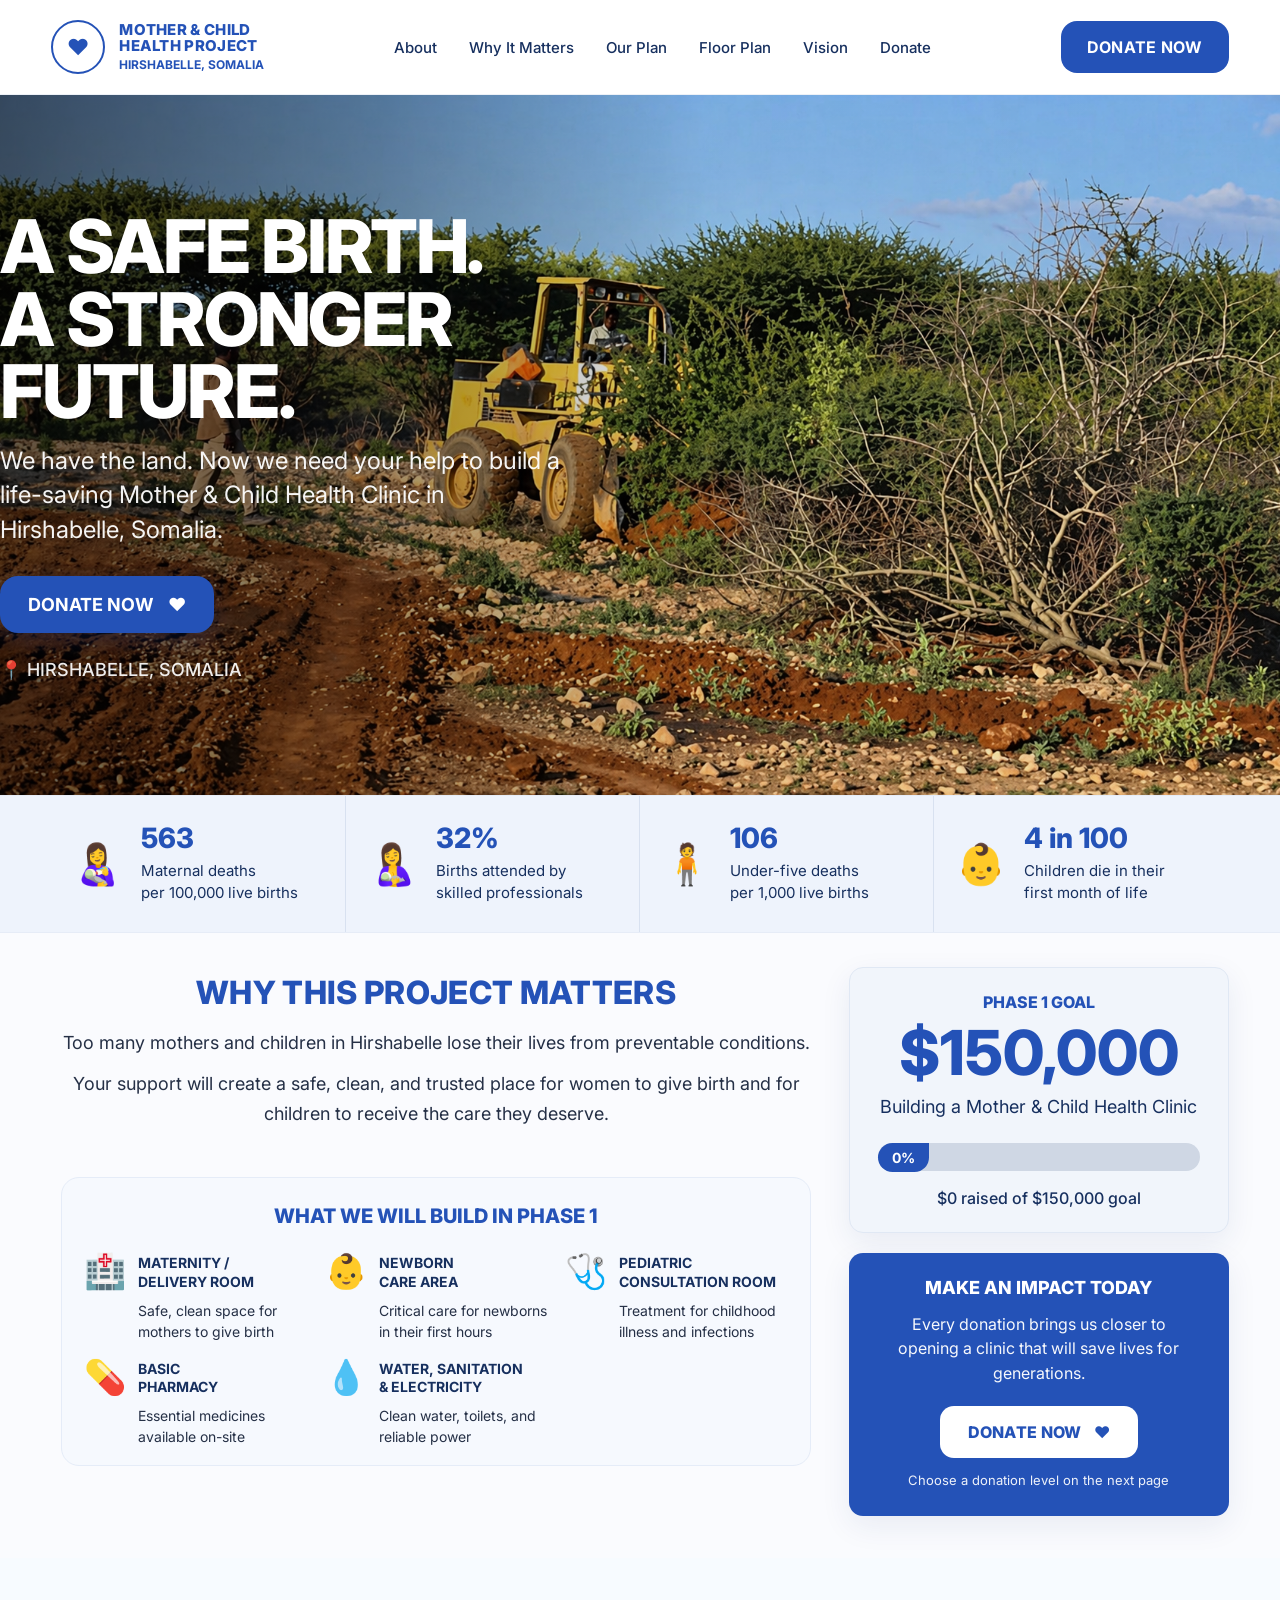
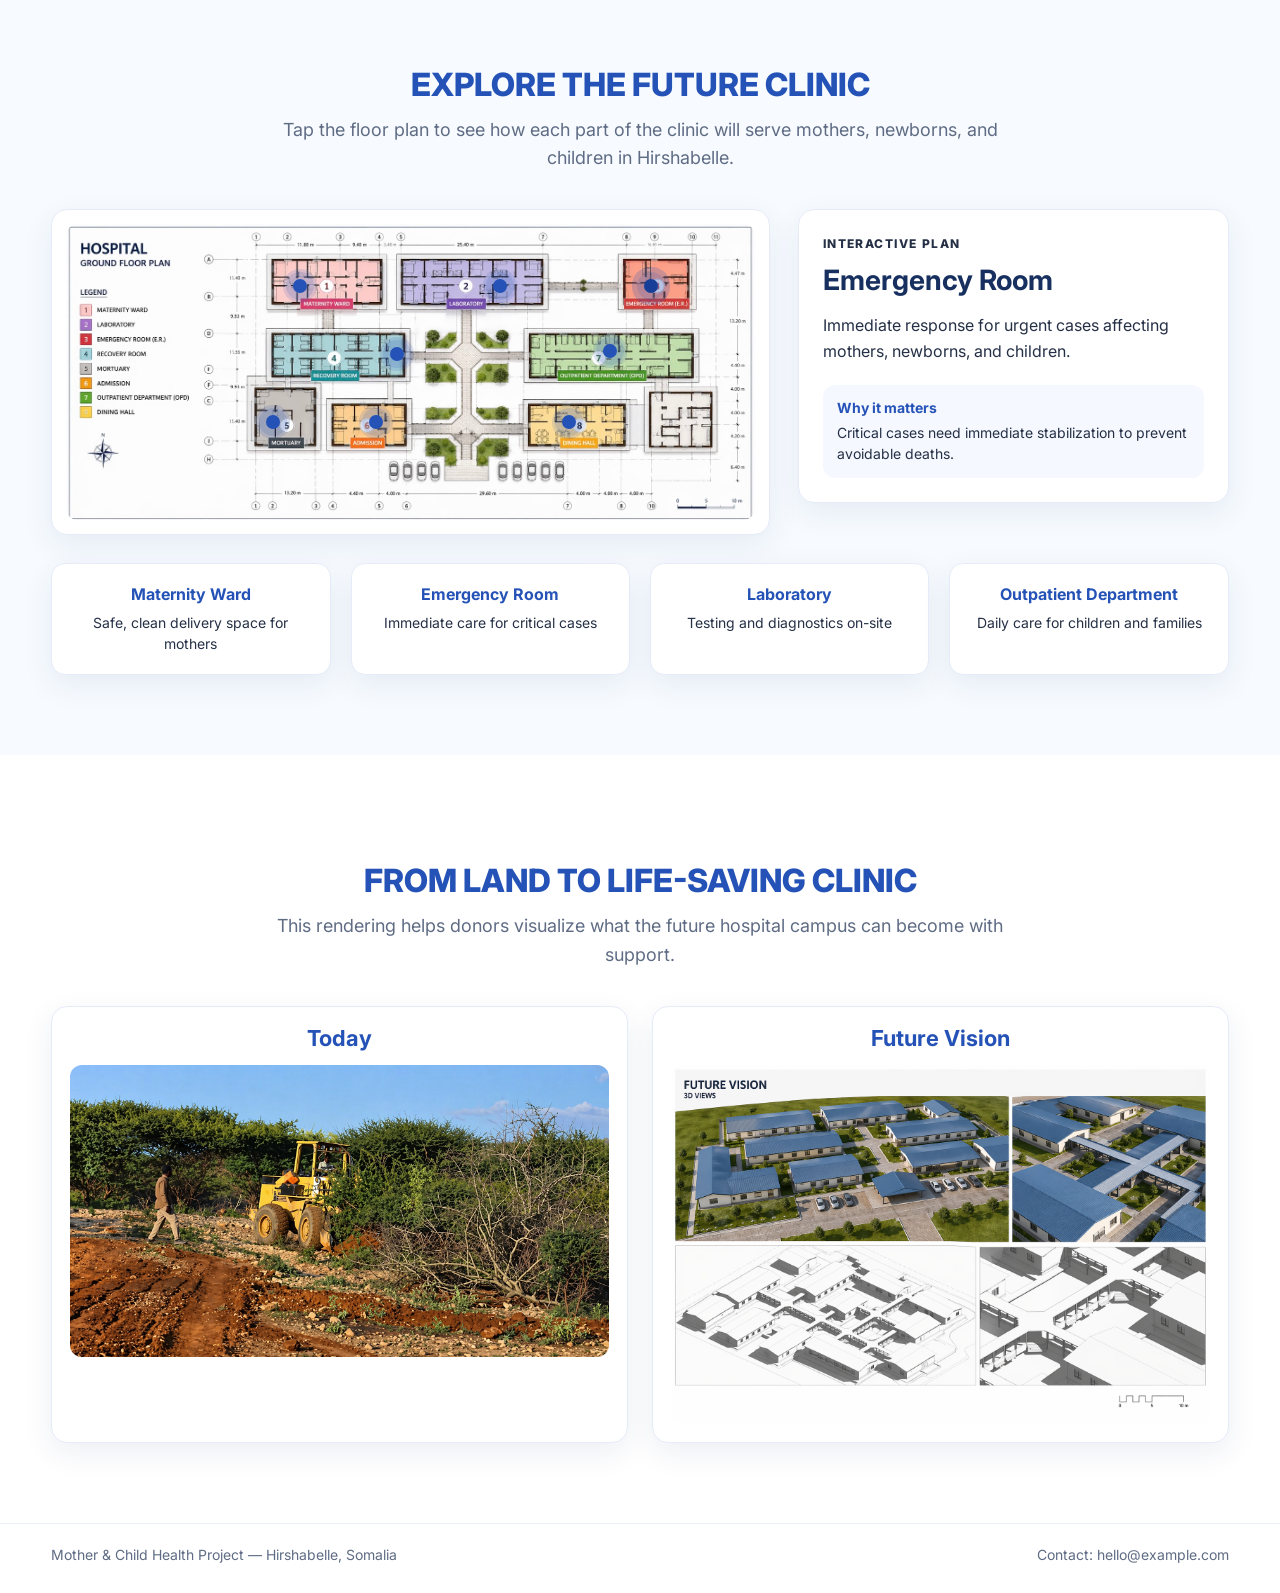
<file: index.html>
<!DOCTYPE html>
<html lang="en">
<head>
  <meta charset="UTF-8" />
  <meta name="viewport" content="width=device-width, initial-scale=1.0" />
  <title>Mother & Child Health Project | Hirshabelle, Somalia</title>
  <meta
    name="description"
    content="Help build a life-saving Mother & Child Health Clinic in Hirshabelle, Somalia."
  />
  <link rel="preconnect" href="https://fonts.googleapis.com" />
  <link rel="preconnect" href="https://fonts.gstatic.com" crossorigin />
  <link
    href="https://fonts.googleapis.com/css2?family=Inter:wght@400;500;600;700;800&display=swap"
    rel="stylesheet"
  />
  <link rel="stylesheet" href="styles.css" />
</head>
<body>
  <header class="site-header">
    <div class="container nav">
      <a href="#top" class="brand">
        <div class="brand-mark">❤</div>
        <div class="brand-text">
          <span class="brand-title">MOTHER &amp; CHILD<br />HEALTH PROJECT</span>
          <span class="brand-subtitle">HIRSHABELLE, SOMALIA</span>
        </div>
      </a>

      <nav class="desktop-nav">
        <a href="#about">About</a>
        <a href="#why">Why It Matters</a>
        <a href="#plan">Our Plan</a>
        <a href="#interactive-plan">Floor Plan</a>
        <a href="#vision">Vision</a>
        <a href="donate.html">Donate</a>
      </nav>

      <a href="donate.html" class="header-cta">DONATE NOW</a>
    </div>
  </header>

  <main id="top">
    <section class="hero">
      <div class="hero-overlay">
        <div class="container hero-inner">
          <div class="hero-copy">
            <h1>A SAFE BIRTH.<br />A STRONGER FUTURE.</h1>

            <p>
              We have the land. Now we need your help to build a life-saving
              Mother &amp; Child Health Clinic in Hirshabelle, Somalia.
            </p>

            <a href="donate.html" class="hero-btn">
              DONATE NOW
              <span class="hero-btn-heart">❤</span>
            </a>

            <div class="hero-location">📍 HIRSHABELLE, SOMALIA</div>
          </div>
        </div>
      </div>
    </section>

    <section class="stats-band" id="why">
      <div class="container stats-grid">
        <div class="stat-item">
          <div class="stat-icon">👩‍🍼</div>
          <div>
            <div class="stat-number">563</div>
            <div class="stat-text">Maternal deaths<br />per 100,000 live births</div>
          </div>
        </div>

        <div class="stat-item">
          <div class="stat-icon">🤱</div>
          <div>
            <div class="stat-number">32%</div>
            <div class="stat-text">Births attended by<br />skilled professionals</div>
          </div>
        </div>

        <div class="stat-item">
          <div class="stat-icon">🧍</div>
          <div>
            <div class="stat-number">106</div>
            <div class="stat-text">Under-five deaths<br />per 1,000 live births</div>
          </div>
        </div>

        <div class="stat-item">
          <div class="stat-icon">👶</div>
          <div>
            <div class="stat-number">4 in 100</div>
            <div class="stat-text">Children die in their<br />first month of life</div>
          </div>
        </div>
      </div>
    </section>

    <section class="content-section" id="about">
      <div class="container two-column">
        <div class="main-copy">
          <h2>WHY THIS PROJECT MATTERS</h2>
          <p>
            Too many mothers and children in Hirshabelle lose their lives from
            preventable conditions.
          </p>
          <p>
            Your support will create a safe, clean, and trusted place for women
            to give birth and for children to receive the care they deserve.
          </p>

          <div class="build-box" id="plan">
            <h3>WHAT WE WILL BUILD IN PHASE 1</h3>

            <div class="build-grid">
              <div class="build-item">
                <div class="build-icon">🏥</div>
                <div>
                  <strong>MATERNITY /<br />DELIVERY ROOM</strong>
                  <p>Safe, clean space for mothers to give birth</p>
                </div>
              </div>

              <div class="build-item">
                <div class="build-icon">👶</div>
                <div>
                  <strong>NEWBORN<br />CARE AREA</strong>
                  <p>Critical care for newborns in their first hours</p>
                </div>
              </div>

              <div class="build-item">
                <div class="build-icon">🩺</div>
                <div>
                  <strong>PEDIATRIC<br />CONSULTATION ROOM</strong>
                  <p>Treatment for childhood illness and infections</p>
                </div>
              </div>

              <div class="build-item">
                <div class="build-icon">💊</div>
                <div>
                  <strong>BASIC<br />PHARMACY</strong>
                  <p>Essential medicines available on-site</p>
                </div>
              </div>

              <div class="build-item">
                <div class="build-icon">💧</div>
                <div>
                  <strong>WATER, SANITATION<br />&amp; ELECTRICITY</strong>
                  <p>Clean water, toilets, and reliable power</p>
                </div>
              </div>
            </div>
          </div>
        </div>

        <aside class="sidebar">
          <div class="goal-card">
            <div class="goal-label">PHASE 1 GOAL</div>
            <div class="goal-amount">$150,000</div>
            <div class="goal-subtitle">Building a Mother &amp; Child Health Clinic</div>

            <div class="progress-wrap">
              <div class="progress-bar">
                <div class="progress-fill" style="width: 0%;"></div>
              </div>
              <div class="progress-meta">
                <span class="progress-chip">0%</span>
              </div>
            </div>

            <div class="raised-text">$0 raised of $150,000 goal</div>
          </div>

          <div class="impact-card">
            <h3>MAKE AN IMPACT TODAY</h3>
            <p>
              Every donation brings us closer to opening a clinic that will save
              lives for generations.
            </p>

            <a href="donate.html" class="impact-btn">
              DONATE NOW
              <span>❤</span>
            </a>

            <div class="impact-note">Choose a donation level on the next page</div>
          </div>
        </aside>
      </div>
    </section>

    <section class="interactive-plan" id="interactive-plan">
      <div class="container">
        <div class="section-heading">
          <h2>EXPLORE THE FUTURE CLINIC</h2>
          <p>
            Tap the floor plan to see how each part of the clinic will serve mothers,
            newborns, and children in Hirshabelle.
          </p>
        </div>

        <div class="plan-layout">
          <div class="plan-wrapper">
            <div class="plan-stage">
              <img
                src="images/floorplan.jpg"
                alt="Proposed hospital floor plan"
                class="plan-image"
              />

              <button
                class="hotspot"
                style="top: 21%; left: 34%;"
                data-title="Maternity Ward"
                data-text="A safe, clean space for mothers to give birth with dignity and skilled support."
              >
                <span></span>
              </button>

              <button
                class="hotspot"
                style="top: 21%; left: 63%;"
                data-title="Laboratory"
                data-text="Basic diagnostics to help identify illness, guide treatment, and support safer care."
              >
                <span></span>
              </button>

              <button
                class="hotspot active"
                style="top: 21%; left: 85%;"
                data-title="Emergency Room"
                data-text="Immediate response for urgent cases affecting mothers, newborns, and children."
              >
                <span></span>
              </button>

              <button
                class="hotspot"
                style="top: 44%; left: 48%;"
                data-title="Recovery Room"
                data-text="A recovery space for patients who need observation and stabilization after treatment."
              >
                <span></span>
              </button>

              <button
                class="hotspot"
                style="top: 43%; left: 79%;"
                data-title="Outpatient Department"
                data-text="Everyday consultations and treatment for children, women, and families needing primary care."
              >
                <span></span>
              </button>

              <button
                class="hotspot"
                style="top: 67%; left: 30%;"
                data-title="Mortuary"
                data-text="A necessary support service within the overall hospital plan."
              >
                <span></span>
              </button>

              <button
                class="hotspot"
                style="top: 67%; left: 45%;"
                data-title="Admission"
                data-text="Where patients are received, assessed, and directed to the right care area."
              >
                <span></span>
              </button>

              <button
                class="hotspot"
                style="top: 67%; left: 73%;"
                data-title="Dining Hall"
                data-text="A support space that helps the clinic function as a humane and organized care environment."
              >
                <span></span>
              </button>
            </div>
          </div>

          <div class="plan-info-card">
            <p class="info-kicker">Interactive Plan</p>
            <h3 id="planTitle">Emergency Room</h3>
            <p id="planText">
              Immediate response for urgent cases affecting mothers, newborns, and children.
            </p>

            <div class="info-list">
              <div class="info-item">
                <strong>Why it matters</strong>
                <span id="planReason">
                  Critical cases need immediate stabilization to prevent avoidable deaths.
                </span>
              </div>
            </div>
          </div>
        </div>

        <div class="plan-highlights">
          <div>
            <strong>Maternity Ward</strong>
            <p>Safe, clean delivery space for mothers</p>
          </div>

          <div>
            <strong>Emergency Room</strong>
            <p>Immediate care for critical cases</p>
          </div>

          <div>
            <strong>Laboratory</strong>
            <p>Testing and diagnostics on-site</p>
          </div>

          <div>
            <strong>Outpatient Department</strong>
            <p>Daily care for children and families</p>
          </div>
        </div>
      </div>
    </section>

    <section class="vision-section" id="vision">
      <div class="container">
        <div class="section-heading">
          <h2>FROM LAND TO LIFE-SAVING CLINIC</h2>
          <p>
            This rendering helps donors visualize what the future hospital campus
            can become with support.
          </p>
        </div>

        <div class="vision-grid">
          <div class="vision-card">
            <h3>Today</h3>
            <img src="images/hero.jpg" alt="Current hospital land in Hirshabelle" />
          </div>

          <div class="vision-card">
            <h3>Future Vision</h3>
            <img src="images/render.jpg" alt="3D render of proposed hospital campus" />
          </div>
        </div>
      </div>
    </section>
  </main>

  <footer class="site-footer">
    <div class="container footer-inner">
      <p>Mother &amp; Child Health Project — Hirshabelle, Somalia</p>
      <p>Contact: hello@example.com</p>
    </div>
  </footer>

  <script>
    const hotspots = document.querySelectorAll(".hotspot");
    const planTitle = document.getElementById("planTitle");
    const planText = document.getElementById("planText");
    const planReason = document.getElementById("planReason");

    const reasons = {
      "Maternity Ward": "This is where life-saving maternal and newborn care begins.",
      "Laboratory": "Testing helps staff respond faster and more accurately to illness.",
      "Emergency Room": "Critical cases need immediate stabilization to prevent avoidable deaths.",
      "Recovery Room": "Recovery space helps patients heal safely after urgent treatment.",
      "Outpatient Department": "Most families will first enter care through this everyday clinic space.",
      "Mortuary": "Support services are part of a complete and functioning hospital plan.",
      "Admission": "Patients need a clear entry point for safe and organized care.",
      "Dining Hall": "Support spaces help the clinic operate in a humane and sustainable way."
    };

    hotspots.forEach((hotspot) => {
      hotspot.addEventListener("click", () => {
        hotspots.forEach((h) => h.classList.remove("active"));
        hotspot.classList.add("active");

        const title = hotspot.dataset.title;
        const text = hotspot.dataset.text;

        planTitle.textContent = title;
        planText.textContent = text;
        planReason.textContent =
          reasons[title] || "This space supports the overall operation of the clinic.";
      });
    });
  </script>
</body>
</html>
</file>
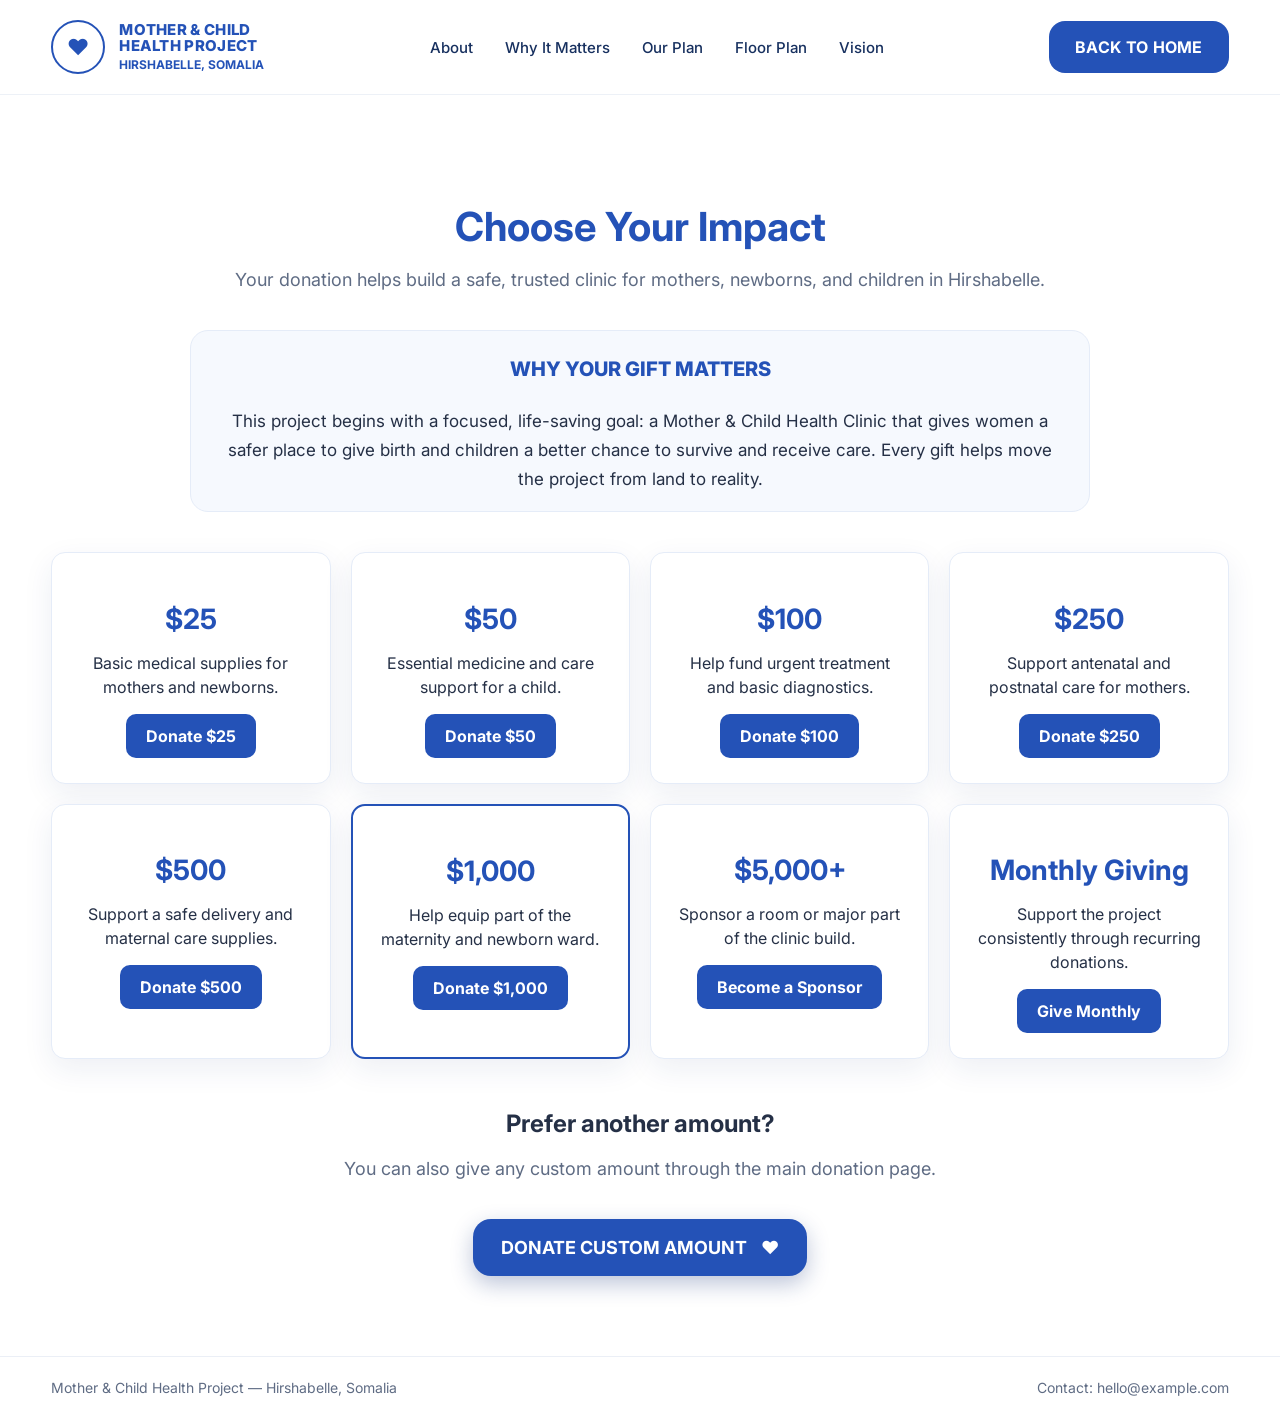
<file: donate.html>
<!DOCTYPE html>
<html lang="en">
<head>
  <meta charset="UTF-8" />
  <meta name="viewport" content="width=device-width, initial-scale=1.0" />
  <title>Donate | Mother & Child Health Project</title>
  <meta
    name="description"
    content="Choose a donation level to support the Mother & Child Health Project in Hirshabelle, Somalia."
  />
  <link rel="preconnect" href="https://fonts.googleapis.com" />
  <link rel="preconnect" href="https://fonts.gstatic.com" crossorigin />
  <link
    href="https://fonts.googleapis.com/css2?family=Inter:wght@400;500;600;700;800&display=swap"
    rel="stylesheet"
  />
  <link rel="stylesheet" href="styles.css" />
</head>
<body>
  <header class="site-header">
    <div class="container nav">
      <a href="index.html" class="brand">
        <div class="brand-mark">❤</div>
        <div class="brand-text">
          <span class="brand-title">MOTHER &amp; CHILD<br />HEALTH PROJECT</span>
          <span class="brand-subtitle">HIRSHABELLE, SOMALIA</span>
        </div>
      </a>

      <nav class="desktop-nav">
        <a href="index.html#about">About</a>
        <a href="index.html#why">Why It Matters</a>
        <a href="index.html#plan">Our Plan</a>
        <a href="index.html#interactive-plan">Floor Plan</a>
        <a href="index.html#vision">Vision</a>
      </nav>

      <a href="index.html" class="header-cta">BACK TO HOME</a>
    </div>
  </header>

  <main class="donate-page">
    <div class="container">
      <h1>Choose Your Impact</h1>
      <p class="subtitle">
        Your donation helps build a safe, trusted clinic for mothers, newborns,
        and children in Hirshabelle.
      </p>

      <div class="build-box" style="max-width: 900px; margin: 0 auto 40px;">
        <h3>WHY YOUR GIFT MATTERS</h3>
        <p style="margin: 0; color: var(--body); line-height: 1.7; font-size: 17px;">
          This project begins with a focused, life-saving goal: a Mother &amp; Child
          Health Clinic that gives women a safer place to give birth and children a
          better chance to survive and receive care. Every gift helps move the project
          from land to reality.
        </p>
      </div>

      <div class="donation-grid">
        <div class="donation-card">
          <h2>$25</h2>
          <p>Basic medical supplies for mothers and newborns.</p>
          <a href="https://example.com" class="donate-btn">Donate $25</a>
        </div>

        <div class="donation-card">
          <h2>$50</h2>
          <p>Essential medicine and care support for a child.</p>
          <a href="https://example.com" class="donate-btn">Donate $50</a>
        </div>

        <div class="donation-card">
          <h2>$100</h2>
          <p>Help fund urgent treatment and basic diagnostics.</p>
          <a href="https://example.com" class="donate-btn">Donate $100</a>
        </div>

        <div class="donation-card">
          <h2>$250</h2>
          <p>Support antenatal and postnatal care for mothers.</p>
          <a href="https://example.com" class="donate-btn">Donate $250</a>
        </div>

        <div class="donation-card">
          <h2>$500</h2>
          <p>Support a safe delivery and maternal care supplies.</p>
          <a href="https://example.com" class="donate-btn">Donate $500</a>
        </div>

        <div class="donation-card highlight">
          <h2>$1,000</h2>
          <p>Help equip part of the maternity and newborn ward.</p>
          <a href="https://example.com" class="donate-btn">Donate $1,000</a>
        </div>

        <div class="donation-card">
          <h2>$5,000+</h2>
          <p>Sponsor a room or major part of the clinic build.</p>
          <a href="https://example.com" class="donate-btn">Become a Sponsor</a>
        </div>

        <div class="donation-card">
          <h2>Monthly Giving</h2>
          <p>Support the project consistently through recurring donations.</p>
          <a href="https://example.com" class="donate-btn">Give Monthly</a>
        </div>
      </div>

      <div class="custom-donation">
        <h2>Prefer another amount?</h2>
        <p class="subtitle">
          You can also give any custom amount through the main donation page.
        </p>
        <a href="https://example.com" class="hero-btn">
          DONATE CUSTOM AMOUNT
          <span class="hero-btn-heart">❤</span>
        </a>
      </div>
    </div>
  </main>

  <footer class="site-footer">
    <div class="container footer-inner">
      <p>Mother &amp; Child Health Project — Hirshabelle, Somalia</p>
      <p>Contact: hello@example.com</p>
    </div>
  </footer>
</body>
</html>
</file>
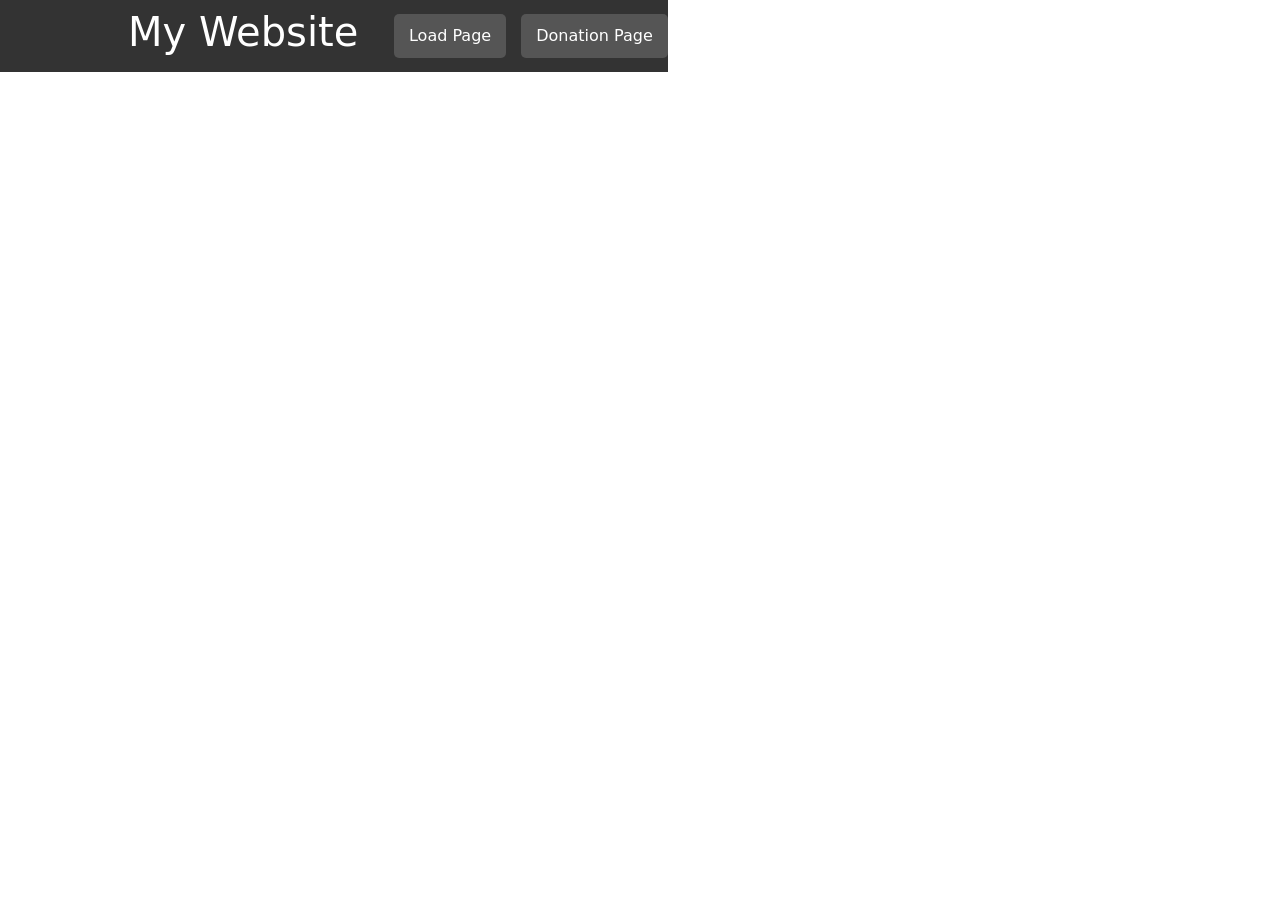
<file: pages/index2.html>
<!DOCTYPE html>
<html lang="en">
<head>
    <meta charset="UTF-8">
    <meta name="viewport" content="width=device-width, initial-scale=1.0">
    <link rel="stylesheet" href="../styles/styles.css">
    <link rel="stylesheet" href="../styles/index2.css">
    <link href="https://cdn.jsdelivr.net/npm/bootstrap@5.3.3/dist/css/bootstrap.min.css" rel="stylesheet"
        integrity="sha384-QWTKZyjpPEjISv5WaRU9OFeRpok6YctnYmDr5pNlyT2bRjXh0JMhjY6hW+ALEwIH" crossorigin="anonymous">
    <link href="https://cdnjs.cloudflare.com/ajax/libs/font-awesome/5.15.4/css/all.min.css" rel="stylesheet">
    <title>Dynamic Page Load</title>

    <link rel="shortcut icon" href="../assets/favicon.png">
</head>
<body>
    <div class="navbar">
        <h1>My Website</h1>
        <div>
            <button onclick="loadPage('page1.html')">Load Page</button>
            <button onclick="loadPage('donation.html')">Donation Page</button>
        </div>
    </div>
    <iframe id="content" src="" title="Content Area"></iframe>

    <script src="../app.js"></script>
    <script>
        function loadPage(url) {
            document.getElementById('content').src = url;
        }
    </script>
</body>
</html>
</file>
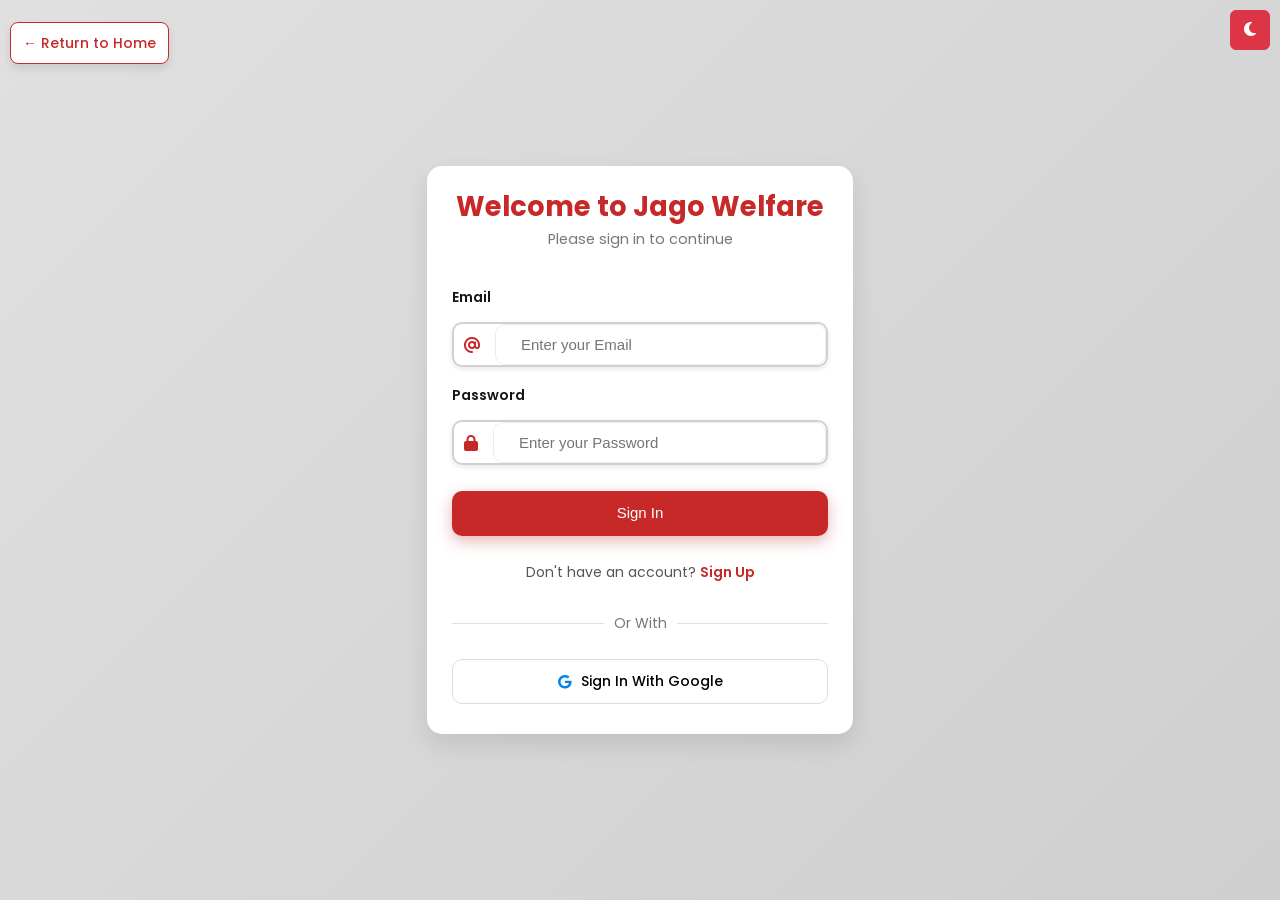
<file: pages/login.html>
<!DOCTYPE html>
<html lang="en">

<head>
  <meta charset="UTF-8" />
  <meta name="viewport" content="width=device-width, initial-scale=1.0" />
  <title>Login | Jago Welfare</title>
  <link rel="stylesheet" href="../styles/login.css" />
  <link href="https://fonts.googleapis.com/css2?family=Poppins:wght@300;400;500;600&display=swap" rel="stylesheet" />
  <link
  href="https://cdn.jsdelivr.net/npm/bootstrap@5.3.3/dist/css/bootstrap.min.css"
  rel="stylesheet"
  integrity="sha384-QWTKZyjpPEjISv5WaRU9OFeRpok6YctnYmDr5pNlyT2bRjXh0JMhjY6hW+ALEwIH"
  crossorigin="anonymous"
/>
<link rel="stylesheet" href="https://cdnjs.cloudflare.com/ajax/libs/font-awesome/6.5.0/css/all.min.css">
  <link rel="shortcut icon" href="../assets/favicon.png">
</head>

<body>
  <div class="container">
      <div class="return-home" style="position: absolute; top: 10px; left: 10px;">
        <a href="../index.html">← Return to Home</a>
      </div>
      <div>
      <button id="themeToggle" class="navBtn btn btn-danger"   style="position: absolute; width:40px; height:40px;top: 10px; right: 10px;" onclick="toggleTheme()">
          <i class="themeIcon fas fa-moon"></i>
      </button>
    </div>
    <form class="form" onsubmit="login(event)">
      <div class="form-header">
        <h2>Welcome to Jago Welfare</h2>
        <p>Please sign in to continue</p>
      </div>

      <div class="flex-column">
        <label>Email</label>
      </div>
      <div class="inputForm">
        <i class="fa-solid fa-at" style="color: #c72929;"></i>
        <input id="email" placeholder="Enter your Email" class="input" type="email" required />
      </div>

      <div class="flex-column">
        <label>Password</label>
      </div>
      <div class="inputForm">
        <i class="fa-solid fa-lock" style="color: #c72929;"></i>
        <input id="password" placeholder="Enter your Password" class="input" type="password" required />
      </div>

      <button class="button-submit">Sign In</button>

      <p class="p">
        Don't have an account?
        <a href="register.html"><span class="span-2">Sign Up</span></a>
      </p>

      <div class="divider">
        <span>Or With</span>
      </div>

      <div class="flex-row">
        <button type="button" class="btn1 google" onclick="googleSignIn()">
          <i class="fa-brands fa-google" style="color: #0085eb;"></i>
          Sign In With Google
        </button>
      </div>
    </form>
  </div>

    <!-- ************************************* -->
    <!-- ***** JAVASCRIPT FOR THIS PAGE ****** -->
    <!-- ************************************* -->
    <script src="https://cdn.jsdelivr.net/npm/bootstrap@5.3.3/dist/js/bootstrap.bundle.min.js"
        integrity="sha384-YvpcrYf0tY3lHB60NNkmXc5s9fDVZLESaAA55NDzOxhy9GkcIdslK1eN7N6jIeHz"
        crossorigin="anonymous"></script>
        <script>     
        window.addEventListener("DOMContentLoaded", () => {
            const currentTheme = localStorage.getItem("theme");
            const body = document.body;
            const icons = document.querySelectorAll(".themeIcon");

            const isDark = currentTheme === "dark";
            if (isDark) {
                body.classList.add("dark-mode");
            } else {
                body.classList.remove("dark-mode");
            }

            icons.forEach(icon => {
                icon.classList.toggle("fa-moon", !isDark);
                icon.classList.toggle("fa-sun", isDark);
            });
        });
        function toggleTheme() {
            const body = document.body;
            const icons = document.querySelectorAll(".themeIcon");

            const isDark = body.classList.toggle("dark-mode");

            icons.forEach(icon => {
                icon.classList.toggle("fa-moon", !isDark);
                icon.classList.toggle("fa-sun", isDark);
            });

            localStorage.setItem("theme", isDark ? "dark" : "light");
        }
    </script>
</body>
</html>
</file>
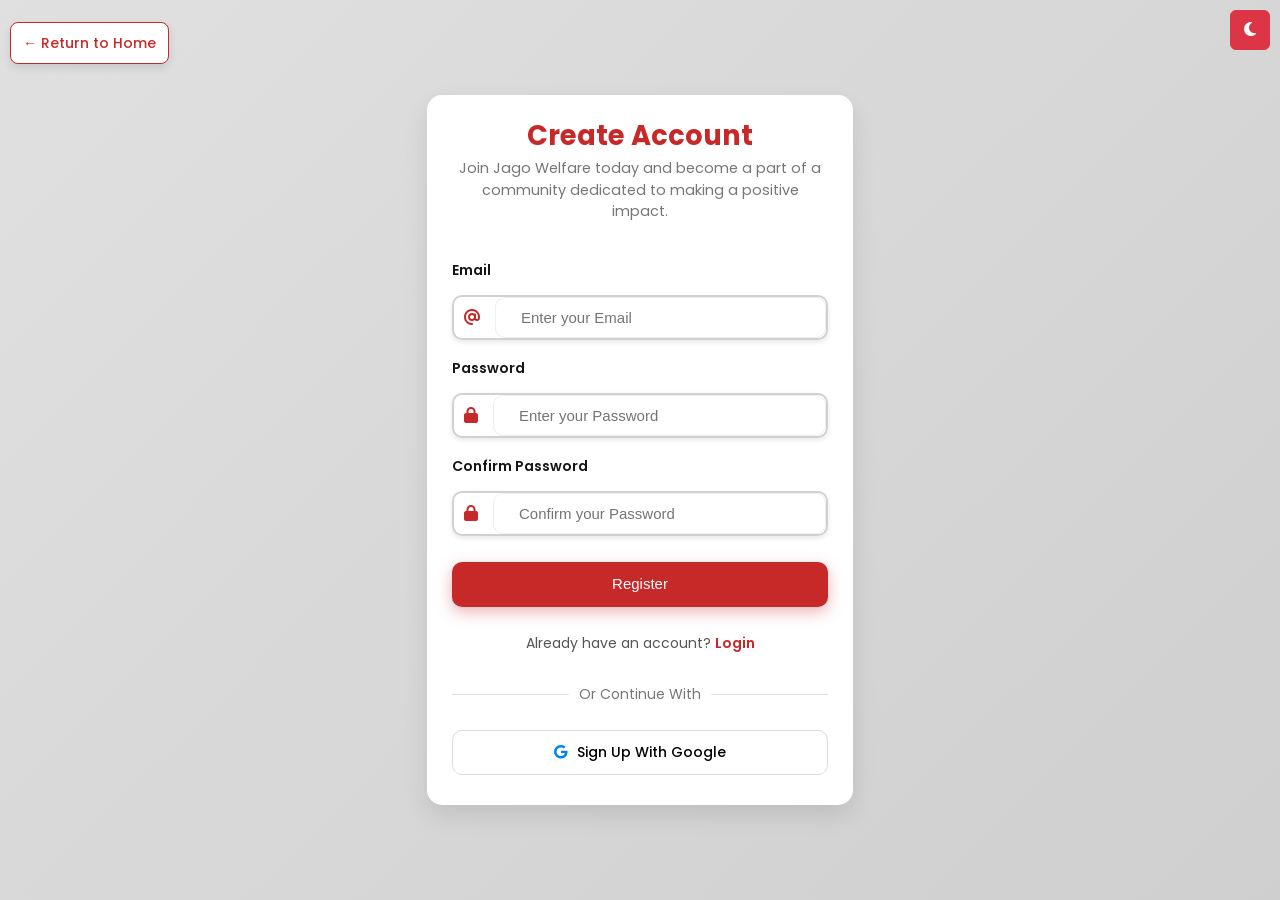
<file: pages/register.html>
<!DOCTYPE html>
<html lang="en">
<head>
  <meta charset="UTF-8" />
  <meta name="viewport" content="width=device-width, initial-scale=1.0" />
  <title>Register | Jago Welfare</title>
  <link rel="stylesheet" href="../styles/login.css" />
  <link href="https://fonts.googleapis.com/css2?family=Poppins:wght@300;400;500;600&display=swap" rel="stylesheet" />
  <link
  href="https://cdn.jsdelivr.net/npm/bootstrap@5.3.3/dist/css/bootstrap.min.css"
  rel="stylesheet"
  integrity="sha384-QWTKZyjpPEjISv5WaRU9OFeRpok6YctnYmDr5pNlyT2bRjXh0JMhjY6hW+ALEwIH"
  crossorigin="anonymous"
/>
<link rel="stylesheet" href="https://cdnjs.cloudflare.com/ajax/libs/font-awesome/6.5.0/css/all.min.css">
  
  <link rel="shortcut icon" href="../assets/favicon.png">
</head>
<body>
  <!-- <div class="return-home top-left">
    <a href="../index.html">← Return to Home</a>
  </div> -->
  <div class="container">
    <div class="return-home" style="position: absolute; top: 10px; left: 10px;">
      <a href="../index.html">← Return to Home</a>
    </div>
    <div>
    <button id="themeToggle" class="navBtn btn btn-danger"   style="position: absolute; width:40px; height:40px;top: 10px; right: 10px;" onclick="toggleTheme()">
        <i class="themeIcon fas fa-moon"></i>
    </button>
    <form class="form" onsubmit="registerUser(event)">
      <div class="form-header">
        <h2>Create Account</h2>
        <p>Join Jago Welfare today and become a part of a community dedicated to making a positive impact.</p>
      </div>

      <div class="flex-column">
        <label>Email </label>
      </div>
      <div class="inputForm">
        <i class="fa-solid fa-at" style="color: #c72929;"></i>
        <input id="email" placeholder="Enter your Email" class="input" type="email" required />
      </div>

      <div class="flex-column">
        <label>Password </label>
      </div>
      <div class="inputForm">
        <i class="fa-solid fa-lock" style="color: #c72929;"></i>
        <input id="password" placeholder="Enter your Password" class="input" type="password" required />
      </div>

      <div class="flex-column">
        <label>Confirm Password </label>
      </div>
      <div class="inputForm">
        <i class="fa-solid fa-lock" style="color: #c72929;"></i>
        <input id="confirmPassword" placeholder="Confirm your Password" class="input" type="password" required />
      </div>

      <button class="button-submit">Register</button>

      <p class="p">
        Already have an account?
        <a href="login.html"><span class="span-2">Login</span></a>
      </p>

      <div class="divider">
        <span>Or Continue With</span>
      </div>

      <div class="flex-row">
        <button type="button" class="btn1 google" onclick="googleSignUp()">
          <i class="fa-brands fa-google" style="color: #0085eb;"></i> Sign Up With Google
        </button>
      </div>
    </form>
  </div>
  </div>
  
    <!-- ************************************* -->
    <!-- ***** JAVASCRIPT FOR THIS PAGE ****** -->
    <!-- ************************************* -->
    <script src="https://cdn.jsdelivr.net/npm/bootstrap@5.3.3/dist/js/bootstrap.bundle.min.js"
        integrity="sha384-YvpcrYf0tY3lHB60NNkmXc5s9fDVZLESaAA55NDzOxhy9GkcIdslK1eN7N6jIeHz"
        crossorigin="anonymous"></script>
        <script>     
        window.addEventListener("DOMContentLoaded", () => {
            const currentTheme = localStorage.getItem("theme");
            const body = document.body;
            const icons = document.querySelectorAll(".themeIcon");

            const isDark = currentTheme === "dark";
            if (isDark) {
                body.classList.add("dark-mode");
            } else {
                body.classList.remove("dark-mode");
            }

            icons.forEach(icon => {
                icon.classList.toggle("fa-moon", !isDark);
                icon.classList.toggle("fa-sun", isDark);
            });
        });
        function toggleTheme() {
            const body = document.body;
            const icons = document.querySelectorAll(".themeIcon");

            const isDark = body.classList.toggle("dark-mode");

            icons.forEach(icon => {
                icon.classList.toggle("fa-moon", !isDark);
                icon.classList.toggle("fa-sun", isDark);
            });

            localStorage.setItem("theme", isDark ? "dark" : "light");
        }
    </script>
</body>
</html>
</file>
<file: styles.css>
:root {
  --blue: #2452b7;
  --blue-dark: #183f98;
  --blue-soft: #eef3fc;
  --blue-soft-2: #f6f9fe;
  --text: #17305f;
  --body: #253046;
  --muted: #5f6c84;
  --line: #d8e1f0;
  --white: #ffffff;
  --shadow: 0 10px 30px rgba(27, 57, 116, 0.08);
  --radius: 16px;
}

* {
  box-sizing: border-box;
}

html {
  scroll-behavior: smooth;
}

body {
  margin: 0;
  font-family: "Inter", sans-serif;
  color: var(--body);
  background: var(--white);
  overflow-x: hidden;
}

img {
  max-width: 100%;
  display: block;
}

a {
  text-decoration: none;
}

button {
  font: inherit;
}

.container {
  width: min(1280px, 92%);
  margin: 0 auto;
}

/* Header */
.site-header {
  background: var(--white);
  border-bottom: 1px solid #edf1f7;
  position: sticky;
  top: 0;
  z-index: 100;
}

.nav {
  min-height: 94px;
  display: grid;
  grid-template-columns: auto 1fr auto;
  align-items: center;
  gap: 24px;
}

.brand {
  display: flex;
  align-items: center;
  gap: 14px;
  color: var(--blue);
}

.brand-mark {
  width: 54px;
  height: 54px;
  border: 2px solid var(--blue);
  border-radius: 50%;
  display: grid;
  place-items: center;
  font-size: 22px;
  line-height: 1;
}

.brand-text {
  display: flex;
  flex-direction: column;
  line-height: 1.05;
}

.brand-title {
  font-size: 15px;
  font-weight: 800;
  letter-spacing: 0.02em;
}

.brand-subtitle {
  font-size: 12px;
  font-weight: 700;
  margin-top: 6px;
}

.desktop-nav {
  display: flex;
  justify-content: center;
  gap: 32px;
}

.desktop-nav a {
  color: var(--text);
  font-size: 15px;
  font-weight: 500;
}

.header-cta {
  background: var(--blue);
  color: var(--white);
  padding: 16px 26px;
  border-radius: 16px;
  font-weight: 700;
  letter-spacing: 0.02em;
  white-space: nowrap;
  transition: background 0.2s ease;
}

.header-cta:hover {
  background: var(--blue-dark);
}

/* Hero */
.hero {
  background: url("images/hero.jpg") center center / cover no-repeat;
  min-height: 700px;
  position: relative;
}

.hero-overlay {
  min-height: 700px;
  background: linear-gradient(
    90deg,
    rgba(0, 0, 0, 0.62) 0%,
    rgba(0, 0, 0, 0.38) 28%,
    rgba(0, 0, 0, 0.08) 55%,
    rgba(0, 0, 0, 0.04) 100%
  );
  display: flex;
  align-items: center;
}

.hero-inner {
  width: 100%;
}

.hero-copy {
  max-width: 560px;
  color: var(--white);
  padding: 40px 0;
}

.hero-copy h1 {
  margin: 0 0 16px;
  font-size: clamp(48px, 6vw, 74px);
  line-height: 0.98;
  font-weight: 800;
  letter-spacing: -0.03em;
}

.hero-copy p {
  margin: 0 0 28px;
  font-size: 24px;
  line-height: 1.45;
  color: rgba(255, 255, 255, 0.95);
}

.hero-btn {
  display: inline-flex;
  align-items: center;
  gap: 14px;
  background: var(--blue);
  color: var(--white);
  padding: 18px 28px;
  border-radius: 18px;
  font-size: 18px;
  font-weight: 700;
  box-shadow: 0 8px 22px rgba(17, 47, 117, 0.28);
  transition: background 0.2s ease, transform 0.2s ease;
}

.hero-btn:hover {
  background: var(--blue-dark);
  transform: translateY(-1px);
}

.hero-btn-heart {
  font-size: 18px;
}

.hero-location {
  margin-top: 26px;
  font-size: 18px;
  font-weight: 500;
  color: rgba(255, 255, 255, 0.92);
}

/* Stats */
.stats-band {
  background: var(--blue-soft);
  border-top: 1px solid #e6ecf7;
  border-bottom: 1px solid #e6ecf7;
}

.stats-grid {
  display: grid;
  grid-template-columns: repeat(4, 1fr);
}

.stat-item {
  display: flex;
  align-items: center;
  gap: 18px;
  padding: 28px 22px;
  min-height: 120px;
  border-right: 1px solid var(--line);
}

.stat-item:last-child {
  border-right: none;
}

.stat-icon {
  font-size: 40px;
  line-height: 1;
  color: var(--blue);
}

.stat-number {
  font-size: 28px;
  line-height: 1;
  font-weight: 800;
  color: var(--blue);
  margin-bottom: 8px;
}

.stat-text {
  font-size: 15px;
  line-height: 1.45;
  color: var(--text);
}

/* Content section */
.content-section {
  background: #fafbfe;
  padding: 34px 0 42px;
}

.two-column {
  display: grid;
  grid-template-columns: minmax(0, 1.7fr) minmax(320px, 380px);
  gap: 28px;
  align-items: start;
}

.main-copy {
  text-align: center;
  padding: 8px 10px 0;
}

.main-copy h2 {
  margin: 0 0 18px;
  color: var(--blue);
  font-size: 32px;
  line-height: 1.1;
  font-weight: 800;
  letter-spacing: 0.01em;
}

.main-copy > p {
  margin: 0 auto 12px;
  max-width: 760px;
  font-size: 18px;
  line-height: 1.65;
  color: var(--body);
}

.build-box {
  margin-top: 48px;
  background: var(--blue-soft-2);
  border: 1px solid #e5ecf8;
  border-radius: 18px;
  padding: 26px 22px 18px;
}

.build-box h3 {
  margin: 0 0 26px;
  color: var(--blue);
  font-size: 20px;
  text-align: center;
  font-weight: 800;
}

.build-grid {
  display: grid;
  grid-template-columns: repeat(3, 1fr);
  gap: 18px;
}

.build-item {
  display: flex;
  gap: 12px;
  align-items: flex-start;
  text-align: left;
}

.build-icon {
  font-size: 34px;
  line-height: 1;
  color: var(--blue);
  flex: 0 0 auto;
}

.build-item strong {
  display: block;
  color: var(--text);
  font-size: 14px;
  line-height: 1.35;
  margin-bottom: 8px;
}

.build-item p {
  margin: 0;
  color: var(--body);
  font-size: 14px;
  line-height: 1.5;
}

/* Sidebar */
.sidebar {
  display: flex;
  flex-direction: column;
  gap: 20px;
  width: 100%;
}

.goal-card,
.impact-card {
  width: 100%;
  border-radius: 14px;
  box-shadow: var(--shadow);
}

.goal-card {
  background: #f1f5fb;
  border: 1px solid #e0e8f4;
  padding: 24px 28px;
  text-align: center;
}

.goal-label {
  color: var(--blue);
  font-size: 16px;
  font-weight: 800;
  margin-bottom: 10px;
}

.goal-amount {
  color: var(--blue);
  font-size: 62px;
  line-height: 1;
  font-weight: 800;
  margin-bottom: 10px;
}

.goal-subtitle {
  color: var(--text);
  font-size: 18px;
  line-height: 1.4;
}

.progress-wrap {
  margin-top: 24px;
}

.progress-bar {
  width: 100%;
  height: 28px;
  background: #cfd7e4;
  border-radius: 999px;
  overflow: hidden;
}

.progress-fill {
  height: 100%;
  background: var(--blue);
  border-radius: 999px;
}

.progress-meta {
  margin-top: -28px;
  text-align: left;
}

.progress-chip {
  display: inline-block;
  background: var(--blue);
  color: var(--white);
  font-size: 14px;
  font-weight: 700;
  padding: 6px 14px;
  border-radius: 999px 0 999px 999px;
}

.raised-text {
  margin-top: 16px;
  color: var(--text);
  font-size: 16px;
  font-weight: 500;
}

.impact-card {
  background: var(--blue);
  color: var(--white);
  padding: 24px 28px 28px;
  text-align: center;
}

.impact-card h3 {
  margin: 0 0 14px;
  font-size: 18px;
  font-weight: 800;
}

.impact-card p {
  margin: 0 auto 20px;
  max-width: 300px;
  font-size: 16px;
  line-height: 1.55;
  color: rgba(255, 255, 255, 0.96);
}

.impact-btn {
  display: inline-flex;
  align-items: center;
  gap: 12px;
  background: var(--white);
  color: var(--blue);
  border-radius: 14px;
  padding: 16px 28px;
  font-weight: 800;
  letter-spacing: 0.02em;
  transition: transform 0.2s ease;
}

.impact-btn:hover {
  transform: translateY(-1px);
}

.impact-note {
  margin-top: 14px;
  font-size: 13px;
  color: rgba(255, 255, 255, 0.92);
}

/* Interactive floor plan */
.interactive-plan {
  padding: 80px 0;
  background: #f7fbff;
}

.section-heading {
  text-align: center;
  max-width: 760px;
  margin: 0 auto 36px;
}

.section-heading h2 {
  margin-bottom: 12px;
  color: var(--blue);
  font-size: 32px;
  font-weight: 800;
}

.section-heading p {
  color: var(--muted);
  margin: 0;
  font-size: 18px;
  line-height: 1.6;
}

.plan-layout {
  display: grid;
  grid-template-columns: 1.5fr 0.9fr;
  gap: 28px;
  align-items: start;
}

.plan-wrapper {
  background: white;
  border-radius: 16px;
  padding: 14px;
  box-shadow: var(--shadow);
  border: 1px solid #e5ecf8;
}

.plan-stage {
  position: relative;
  width: 100%;
}

.plan-image {
  width: 100%;
  display: block;
  border-radius: 12px;
}

.hotspot {
  position: absolute;
  transform: translate(-50%, -50%);
  width: 28px;
  height: 28px;
  border-radius: 50%;
  border: none;
  background: rgba(36, 82, 183, 0.14);
  display: grid;
  place-items: center;
  cursor: pointer;
  padding: 0;
  z-index: 3;
}

.hotspot span {
  width: 14px;
  height: 14px;
  border-radius: 50%;
  background: #2452b7;
  box-shadow: 0 0 0 10px rgba(36, 82, 183, 0.14);
  transition: all 0.2s ease;
}

.hotspot:hover span,
.hotspot.active span {
  background: #183f98;
  box-shadow: 0 0 0 12px rgba(36, 82, 183, 0.22);
}

.plan-info-card {
  background: white;
  border: 1px solid #e5ecf8;
  border-radius: 16px;
  padding: 24px;
  box-shadow: var(--shadow);
  position: sticky;
  top: 110px;
}

.info-kicker {
  margin: 0 0 10px;
  color: var(--blue);
  font-size: 12px;
  font-weight: 800;
  letter-spacing: 0.12em;
  text-transform: uppercase;
}

.plan-info-card h3 {
  margin: 0 0 12px;
  color: var(--text);
  font-size: 28px;
}

.plan-info-card p {
  color: var(--body);
  line-height: 1.6;
}

.info-list {
  margin-top: 20px;
}

.info-item {
  display: flex;
  flex-direction: column;
  gap: 6px;
  background: #f5f8fe;
  border-radius: 12px;
  padding: 14px;
}

.info-item strong {
  color: var(--blue);
  font-size: 14px;
}

.info-item span {
  color: var(--body);
  font-size: 14px;
  line-height: 1.5;
}

.plan-highlights {
  display: grid;
  grid-template-columns: repeat(4, 1fr);
  gap: 20px;
  margin-top: 28px;
}

.plan-highlights div {
  background: white;
  padding: 20px;
  border-radius: 14px;
  border: 1px solid #e5ecf8;
  box-shadow: var(--shadow);
  text-align: center;
}

.plan-highlights strong {
  display: block;
  color: var(--blue);
  margin-bottom: 8px;
  font-size: 16px;
}

.plan-highlights p {
  margin: 0;
  color: var(--body);
  font-size: 14px;
  line-height: 1.5;
}

/* Vision */
.vision-section {
  padding: 80px 0;
  background: #ffffff;
}

.vision-grid {
  display: grid;
  grid-template-columns: 1fr 1fr;
  gap: 24px;
}

.vision-card {
  background: white;
  border: 1px solid #e5ecf8;
  border-radius: 16px;
  padding: 18px;
  box-shadow: var(--shadow);
}

.vision-card h3 {
  margin: 0 0 14px;
  color: var(--blue);
  font-size: 22px;
  text-align: center;
}

.vision-card img {
  width: 100%;
  border-radius: 12px;
}

/* Donate page */
.donate-page {
  padding: 80px 0;
  text-align: center;
}

.donate-page h1 {
  font-size: 40px;
  margin-bottom: 10px;
  color: var(--blue);
}

.subtitle {
  color: var(--muted);
  margin-bottom: 40px;
  font-size: 18px;
}

.donation-grid {
  display: grid;
  grid-template-columns: repeat(auto-fit, minmax(220px, 1fr));
  gap: 20px;
}

.donation-card {
  background: white;
  border: 1px solid #e5ecf8;
  border-radius: 14px;
  padding: 25px;
  box-shadow: var(--shadow);
}

.donation-card h2 {
  color: var(--blue);
  font-size: 28px;
  margin-bottom: 12px;
}

.donation-card p {
  margin: 15px 0;
  color: var(--body);
  line-height: 1.5;
}

.donate-btn {
  display: inline-block;
  background: var(--blue);
  color: white;
  padding: 12px 20px;
  border-radius: 10px;
  font-weight: bold;
  transition: background 0.2s ease;
}

.donate-btn:hover {
  background: var(--blue-dark);
}

.highlight {
  border: 2px solid var(--blue);
}

.custom-donation {
  margin-top: 50px;
}

/* Footer */
.site-footer {
  background: var(--white);
  border-top: 1px solid #ebeff6;
  padding: 22px 0 30px;
}

.footer-inner {
  display: flex;
  justify-content: space-between;
  gap: 20px;
  flex-wrap: wrap;
}

.footer-inner p {
  margin: 0;
  color: var(--muted);
  font-size: 14px;
}

/* Responsive */
@media (max-width: 1250px) {
  .two-column {
    grid-template-columns: 1fr;
  }

  .sidebar {
    max-width: 560px;
    margin: 0 auto;
  }
}

@media (max-width: 1180px) {
  .plan-layout,
  .vision-grid {
    grid-template-columns: 1fr;
  }

  .plan-info-card {
    position: static;
  }

  .plan-highlights {
    grid-template-columns: repeat(2, 1fr);
  }
}

@media (max-width: 980px) {
  .nav {
    grid-template-columns: 1fr auto;
  }

  .desktop-nav {
    display: none;
  }

  .stats-grid {
    grid-template-columns: repeat(2, 1fr);
  }

  .stat-item:nth-child(2) {
    border-right: none;
  }

  .hero,
  .hero-overlay {
    min-height: 620px;
  }

  .hero-copy h1 {
    font-size: 52px;
  }

  .hero-copy p {
    font-size: 20px;
  }
}

@media (max-width: 900px) {
  .build-grid {
    grid-template-columns: repeat(2, 1fr);
  }
}

@media (max-width: 680px) {
  .container {
    width: 92%;
  }

  .nav {
    min-height: 82px;
  }

  .brand-mark {
    width: 46px;
    height: 46px;
    font-size: 18px;
  }

  .brand-title {
    font-size: 13px;
  }

  .brand-subtitle {
    font-size: 11px;
  }

  .header-cta {
    padding: 12px 16px;
    border-radius: 12px;
    font-size: 13px;
  }

  .hero,
  .hero-overlay {
    min-height: 560px;
  }

  .hero-copy {
    max-width: 100%;
  }

  .hero-copy h1 {
    font-size: 40px;
  }

  .hero-copy p {
    font-size: 18px;
  }

  .hero-btn {
    padding: 15px 22px;
    font-size: 16px;
  }

  .hero-location {
    font-size: 16px;
  }

  .stats-grid {
    grid-template-columns: 1fr;
  }

  .stat-item {
    border-right: none;
    border-bottom: 1px solid var(--line);
  }

  .stat-item:last-child {
    border-bottom: none;
  }

  .main-copy h2,
  .section-heading h2 {
    font-size: 28px;
  }

  .main-copy > p,
  .section-heading p {
    font-size: 17px;
  }

  .build-grid {
    grid-template-columns: 1fr;
  }

  .goal-amount {
    font-size: 48px;
  }

  .goal-subtitle {
    font-size: 16px;
  }

  .plan-highlights {
    grid-template-columns: 1fr;
  }

  .footer-inner {
    flex-direction: column;
  }
}
</file>
<file: styles/styles.css>
/*************************************/
/************ GLOBAL CSS *************/
/*************************************/
:root {
    --primary-color: #ff4d4d;
    --secondary-color: #e04444;
    --background-color: #f9f9f9;
    --text-color: #333;
    --hover-color: #555;
    --border-color: rgba(0, 0, 0, 0.1);
    --shadow-color: rgba(0, 0, 0, 0.2);
    --animation-timing: 0.3s ease-in-out;
}

* {
    margin: 0;
    padding: 0;
    box-sizing: border-box;
}

body {
    width: 100vw;
    overflow-x: hidden;
}

body.dark-mode {
    --background-color: #191919;
    --card-background: #212121;
    --primary-background: #121212;
    --input-background: #000000;
    --text-color: #FFFFFF;
    --text-muted: #DDDDDD;
    --input-hover-border: #DDDDDD
}

/*************************************/
/********** HEADER (NAVBAR) **********/
/*************************************/
header {
    background: #fff;
    height: fit-content;
    width: fit-content;
    display: flex;
    justify-content: center;
    position: fixed !important;
    top: 0 !important;
    left: 0 !important;
    z-index: 999 !important;
    padding: 0.4em 0;
    box-shadow: 0px 10px 30px rgba(0, 0, 0, 0.2) !important;
}

.main {
    display: flex;
    width: 100%;
    justify-content: space-between;
    align-items: center;
}

.lower {
    padding: 0.01% 4vw;
    display: flex;
    justify-content: space-around !important;
    align-items: center !important;
    width: 65vw !important;
    gap: 1rem !important;
}

.image {
    display: flex !important;
    align-items: center !important;
}

.image img {
    height: 50px;
    margin-left: 70px;
    margin-top: 10px;
}

.image p {
    margin-top: 20px;
    font-weight: bold;
    font-size: 1.1rem;
    white-space: nowrap;
    font-family: 'Segoe UI', Tahoma, Geneva, Verdana, sans-serif;
}

/* Logo */
.logoContainer {
    display: flex;
    gap: 8px;
    justify-content: center;
    align-items: center;
    cursor: pointer;
}

.logoContainer img {
    margin: 0 !important;
    height: auto;
}

.logoContainer p {
    margin: 0 !important;
}

.socials {
    display: flex;
    padding: 0 3%;
    flex-direction: row;
    justify-content: space-evenly;
    align-items: center;
    gap: 4%;
    width: fit-content !important;
}

.mobileBtn {
    display: flex !important;
    flex-direction: column !important;
    justify-content: left !important;
    align-items: center !important;
    padding: 0 !important;
}

/* Login */
.login {
    margin: 0 !important;
    padding: 0 !important;
}

.login {
    display: flex;
    align-items: center;
    margin-left: 120px;
    margin-top: 10px;
}

.login-btn {
    margin-left: 20px;
    min-width: 110px;
}

.login-btn:hover {
    color: white;
}

.login-btn a {
    text-decoration: none;
    color: #e04444;
}

.login-btn a:hover {
    color: white;
}

.navBtn {
    white-space: nowrap;
    margin: 0 !important;
}

/* Navbar */
.navbar {
    position: static !important;
    display: flex !important;
    flex-wrap: nowrap !important;
    align-items: center !important;
    justify-content: center !important;
    gap: 2vw !important;
    width: fit-content !important;
    margin: 0 !important;
    padding: 0;
    padding-left: 10% !important;
    pointer-events: none;
}

.navbar.active {
    pointer-events: auto;
}

.navbar a {
    position: relative;
    text-decoration: none;
    color: black;
    font-weight: 400;
    display: inline-block;
    transition: color var(--animation-timing);
    pointer-events: auto;
}

.navbar a::after {
    content: "";
    position: absolute;
    left: 0;
    bottom: 0;
    width: 100%;
    height: 2px;
    background: red;
    transform: scaleX(0);
    transform-origin: center;
    transition: transform var(--animation-timing);
}

.navbar a:hover {
    color: red;
}

.navbar a:hover::after {
    -webkit-transform: scaleX(1);
    -ms-transform: scaleX(1);
    transform: scaleX(1);
}

/* Socials Section */
.modalbtn {
    margin-top: 10px;
    margin-left: 20px;
}

.menu-icon {
    display: none;
}

.navbar {
    display: flex;
    gap: 20px;
}

.menu-icon {
    font-size: 30px;
    cursor: pointer;
    margin: 15px;
    display: inline-block;
}

.menu-overlay {
    position: fixed;
    top: 0;
    right: 0;
    width: 100%;
    height: 100%;
    background: #fff;
    transform: translateX(100%);
    transition: transform var(--animation-timing);
    z-index: 9999;
}

.menu-overlay.open {
    transform: translateX(0);
    pointer-events: auto;
}

.menu-content {
    display: flex;
    flex-direction: column;
    margin-top: 100px;
    padding: 0 30px;
}

.menu-content a {
    font-size: 24px;
    color: #000;
    text-decoration: none;
    margin: 15px 0;
    transition: color 0.2s;
}

.menu-content a:hover {
    color: #555;
}

.bttn {
    transition: transform var(--animation-timing);
}

.bttn:hover {
    transform: scale(1.1);
    transition: transform var(--animation-timing);
}

.menu-icon {
    display: block;
    position: fixed;
    top: 20px;
    left: 20px;
    font-size: 24px;
    cursor: pointer;
    z-index: 1000;
    width: 10px;
}

.mobile-menu {
    position: fixed;
    top: 10%;
    left: -100%;
    width: 75%;
    height: 100vh !important;
    background: white;
    box-shadow: 2px 0px 10px rgba(0, 0, 0, 0.1);
    display: flex;
    flex-direction: column;

    padding: 20px;
    transition: left 0.4s ease-in-out;
    z-index: 1000;
}

.mobile-menu.active {
    left: 0;
    pointer-events: auto;
}

.menu-header {
    display: flex;
    justify-content: space-between;
    align-items: center;
    margin-bottom: 10px;
}

.menu-title {
    font-size: 18px;
    color: gray;
    font-weight: bold;
}

/* Close Button */
.menu-close {
    font-size: 24px;
    font-weight: bold;
    cursor: pointer;
    display: none;
}

/* Menu Links */
.mobile-menu a {
    text-decoration: none;
    color: black;
    font-size: 18px;
    padding: 10px 0;
    display: block;
    transition: color 0.3s;
}

.mobile-menu a:hover {
    color: red;
}

/* Focus Styles */
a:focus,
button:focus,
.donate-btn:focus,
.login-btn a:focus {
    outline: 2px solid var(--primary-color);
    outline-offset: 2px;
    box-shadow: 0 0 4px var(--primary-color);
}

.navbar a:focus::after {
    transform: scaleX(1);
    background: var(--primary-color);
}

/* Enhanced Focus Styles */
a:focus,
button:focus,
input:focus,
.donate-btn:focus,
.login-btn a:focus {
    outline: 3px solid var(--primary-color);
    outline-offset: 3px;
    box-shadow: 0 0 6px var(--primary-color);
    border-radius: 4px;
}

.navbar a:focus::after {
    transform: scaleX(1);
    background: var(--primary-color);
}

input:focus {
    border: 2px solid var(--primary-color);
    box-shadow: 0 0 4px var(--primary-color);
}

/*************************************/
/*********** HERO SECTION ************/
/*************************************/
/* Hero Section */
.mainbox {
    height: 630px;
    width: 100%;
    background-color: rgb(219, 229, 234);
    display: flex;
    align-items: center;
    flex-direction: column-reverse;
    justify-content: space-between;
    padding: 40px 20px;
    margin-top: 8vh;
    text-align: center;
}

/* Text Content */
.text-content {
    max-width: 800px;
    width: 100%;
    display: flex;
    flex-direction: column;
    gap: 5px;
    order: 2;
    margin: 0 auto;
    padding: 10px 0;
}

.text-content p {
    font-size: 2.2rem;
    margin: 3px 0;
    color: #333;
    line-height: 1;
    font-family: 'Times New Roman', Times, serif;
}

#heading {
    font-size: 3rem;
    line-height: 1.1;
    font-weight: bold;
    color: #000;
    margin-bottom: 1px;
    font-family: 'Gill Sans', 'Gill Sans MT', Calibri, 'Trebuchet MS', sans-serif;
}

#text {
    font-size: 1.2rem;
    color: #555;
    line-height: 1.5;
    margin-top: 15px;
    margin-bottom: 10px;
}

/* Donate Button */
.donate-btn {
    margin: 25px auto 0;
    padding: 15px 40px;
    background-color: var(--primary-color);
    color: #fff;
    font-size: 1.5rem;
    border: none;
    border-radius: 5px;
    cursor: pointer;
    text-align: center;
    max-width: fit-content;
    transition: background-color var(--animation-timing), transform var(--animation-timing);
}

.donate-btn:hover {
    -webkit-transform: scale(1.03);
    -ms-transform: scale(1.03);
    transform: scale(1.03);
    background-color: var(--secondary-color);
    transition: background-color var(--animation-timing), transform var(--animation-timing);
}

.img {
    order: 2;
    margin: 20px 0;
    height: 44rem;
}

.img img {
    height: auto;
    max-width: 100%;
    object-fit: contain;
}

.hero {
    margin-top: 8vh !important;
}

/*************************************/
/********** DONATION CARDS ***********/
/*************************************/
.third {
    height: 280px;
}


.cards {
    justify-content: center;
    align-items: center;
    width: 100%;
    margin-top: 130px;
    display: flex;
    gap: 1vw;
}

.card1 {
    justify-content: center;
    background-color: var(--background-color);
    color: var(--text-color);
    width: 280px;
    height: 230px;
    border-radius: 5%;
    align-items: center;
    text-align: center;
    box-shadow: 0 4px 6px var(--shadow-color);
    transition: transform var(--animation-timing), box-shadow var(--animation-timing);
    cursor: pointer;
    display: flex;
    flex-direction: column;
    justify-content: center;
    align-items: center;
}

.card1:hover {
    -webkit-transform: scale(1.05);
    -ms-transform: scale(1.05);
    transform: scale(1.05);
    box-shadow: 0 8px 12px rgba(0, 0, 0, 0.2);
    background-color: var(--hover-color);
    transition: transform var(--animation-timing), box-shadow var (--animation-timing);
}

.card1 p,
.card1 h3 {
    margin: 0;
    color: #333;
}

.card1:hover h3,
.card1:hover p {
    color: #555;
}


.circle {
    border-radius: 50%;
    background-color: white;
    color: #212529;
    height: 70px;
    width: 70px;
    align-items: center;
    align-self: center;
}

.circle svg {
    justify-content: center;
    align-items: center;
    margin-top: 15px;

}

#donate {
    font-size: 1rem;
    font-weight: bold;
    font-family: 'Lucida Sans', 'Lucida Sans Regular', 'Lucida Grande', 'Lucida Sans Unicode', Geneva, Verdana, sans-serif;
    color: #555;
    margin-top: 8px;
    margin-bottom: 0%;
}

.card1 h3 {
    position: relative;
    text-decoration: none;
    font-weight: bold;
    font-size: 1.55rem;
    margin-bottom: 10px;
}

.card1 p a{
    font-size: 1rem;
    color: crimson;
    text-decoration: none;
}

.rightitems {
    margin-left: 40px;
}

.socials svg {
    color: #000;
}

.rightitems a svg {
    margin: 15px;
    margin-top: 20px;
}

/*************************************/
/********** POVERTY SECTION **********/
/*************************************/
.sad {
    width: 100%;
    height: fit-content;
    display: flex;
    flex-wrap: wrap;
    gap: 50px;
    align-items: center;
    justify-content: center;
    margin-top: 50px;
}

.para {
    width: 40%;
    height: fit-content;
    align-items: baseline;
    justify-content: center;
}

.para p {
    line-height: 1.5;
    font-size: 1.1rem;
}


#head {
    font-size: 1.3rem;
    font-weight: 500;
    opacity: 70%;
    margin-bottom: 3px;
}

.button {
    margin-top: 30px;
    display: flex;
    align-items: center;
}

.button svg:hover {
    transform: scale(1.05);
}

.button svg {
    margin-left: 40px;
    margin-right: 10px;
    cursor: pointer;
    transition: transform 0.3s ease;
}

.button p {
    margin-top: 8px;
    font-weight: 500;
}

.povert {
    width: 90%;
    height: auto;
}

/*************************************/
/********** EVENTS SECTION ***********/
/*************************************/
.fourth {
    margin-top: 10px;
    height: fit-content;
    background-color: white;
}

.events {
    margin-top: 150px;
    justify-content: center;
    align-items: center;
    margin-bottom: 20px;
}

.events-cards2 {
    display: flex;
    gap: 30px;
    flex-wrap: wrap;
    justify-content: center;
    padding: 10px 20px;
    box-sizing: border-box;
}

.events-leftcard {
    flex: 1;
    min-width: 300px;
    max-width: 600px;
    background-color: #fefefe;
    border-radius: 16px;
    padding: 30px;
    box-shadow: 0 10px 30px rgba(25, 25, 25, 0.2);
}

.events-rightcards {
    flex: 1;
    display: flex;
    justify-content: space-between;
    flex-direction: column;
    gap: 20px;
    min-width: 300px;
    max-width: 600px;
}

.events-rcard {
    background-color: #fefefe;
    padding: 20px 25px;
    border-left: 6px solid #ff6b6b;
    border-radius: 12px;
    box-shadow: 0 8px 24px rgba(25, 25, 25, 0.2);
    transition: transform 0.2s ease, box-shadow 0.2s ease;
}

.events-rcard:hover {
    transform: translateY(-4px);
    box-shadow: 0 12px 35px rgba(255, 102, 102, 0.25);
}

.events-image {
    width: 100%;
    margin-bottom: 20px;
}

.events-image img {
    width: 100%;
    height: auto;
    display: block;
    border-radius: 12px;
    object-fit: cover;
}

.events-text h1 {
    margin: 0 0 10px;
    font-size: 1.8rem;
    color: #b22222;
}

.events-text h2 {
    margin: 0 0 10px;
    font-size: 1.2rem;
    color: #e63946;
}

.events-text p,
.events-text1 p {
    margin: 0;
    color: #444;
    line-height: 1.5;
    margin-bottom: 10px;
}

.events-text1 h6 {
    margin: 0;
    font-size: 0.9rem;
    color: #7d7d7d;
}

.events-text1 h4 {
    margin: 5px 0;
    color: #2f3e46;
    font-size: 1.1rem;
}

.events-icon-wrapper {
    display: flex;
    justify-content: space-between;
    flex-wrap: wrap;
    gap: 20px;
    margin-top: 20px;
}

.events-icon-text {
    display: flex;
    align-items: center;
    gap: 10px;
    flex: 1;
    min-width: 150px;
}

.events-icon-text span {
    font-size: 1.4rem;
    color: #ff6b6b;
}

.events-icon-text h6 {
    margin: 0;
    font-size: 0.85rem;
    color: #666;
}

.events-icon-text p {
    margin: 0;
    font-size: 0.9rem;
    color: #333;
}

.events-subscribe-btn {
    margin-top: 20px;
    padding: 12px 24px;
    background-color: #ff6b6b;
    color: #fff;
    border: none;
    border-radius: 10px;
    font-weight: bold;
    cursor: pointer;
    box-shadow: 0 5px 15px rgba(255, 107, 107, 0.35);
    transition: background-color 0.3s ease, transform 0.2s ease;
    width: 100%;
    text-align: center;
    display: block;
}

.events-subscribe-btn:hover {
    background-color: #e63946;
    transform: translateY(-2px);
}

/* Tablet & Mobile */
@media (max-width: 768px) {
    .events-cards2 {
        flex-direction: column;
        align-items: center;
    }
}

/* Small phones */
@media (max-width: 480px) {
    .events-text h1 {
        font-size: 1.4rem;
    }

    .events-text h2 {
        font-size: 1rem;
    }

    .events-text p,
    .events-text1 p {
        font-size: 0.9rem;
    }

    .events-subscribe-btn {
        padding: 10px 16px;
        font-size: 0.9rem;
    }

    .events-icon-text span {
        font-size: 1.2rem;
    }
}
.donatebutton{
    color: white;
    transition: transform 0.2s ease-in-out ;
}

.donatebutton:hover {
    transform: scale(1.01);
}

.events {
    margin-top: 150px;
    justify-content: center;
    align-items: center;
    margin-bottom: 50px;
}

.head2 {
    width: 100%;
    line-height: 1;
    justify-content: center;
    text-align: center;
}

#upper {
    font-size: 1.5rem;
    font-family: 'Franklin Gothic Medium', 'Arial Narrow', Arial, sans-serif;
    line-height: 2;
}

.head2 p {
    font-size: 2.9rem;
    font-weight: 600;
    font-family: 'Trebuchet MS', 'Lucida Sans Unicode', 'Lucida Grande', 'Lucida Sans', Arial, sans-serif;
    line-height: 0.9;
}

.cards2 {
    display: flex;
    justify-content: center !important;
    align-items: start !important;
    padding: 2em auto !important;
    gap: 0.2em;
}

.leftcard {
    display: flex;
    flex-direction: column;
    justify-content: center;
    align-items: center;
    background-color: white;
    height: 740px;
    width: 48vw !important;
    box-shadow: rgba(0, 0, 0, 0.35) 0px 5px 15px;
    border-radius: 2%;
    transition: transform 0.3s ease;
    padding-bottom: 1em !important;
}

.rcard {
    width: 100%;
    height: 210px;
    margin-bottom: 30px;
    box-shadow: rgba(0, 0, 0, 0.35) 0px 5px 15px;
    border-radius: 4%;
    transition: transform var(--animation-timing);
}

.rcard:hover {
    transform: scale(1.03);
    transition: transform var(--animation-timing);
}

.lastcard {
    width: 48vw;
    height: fit-content;
    box-shadow: rgba(0, 0, 0, 0.35) 0px 5px 15px;
    border-radius: 4%;
    transition: transform var(--animation-timing);
}

.lastcard:hover {
    transform: scale(1.03);
    transition: transform var(--animation-timing);
}

.rcard,
.lastcard {
    border-radius: 2em;
    padding: 0.5em !important;
    padding-bottom: 0.1em !important;
    display: flex;
    flex-direction: column;
    justify-content: center;
    align-items: start;
    width: 45vw !important;
    height: fit-content !important;
}

.donatebutton {
    color: white;
    transition: transform 0.2s ease-in-out;
}

.donatebutton:hover {
    transform: scale(1.01);
}

.text {
    padding: 0.5em !important;
    width: 100% !important;
}

.rightcards {

    height: fit-content;
    width: 46vw !important;
    display: flex;
    flex-direction: column;
    justify-content: center;
    align-items: center;
    gap: 0.2em;
}

.eventImage img {
    width: 100% !important;
    height: fit-content !important;
    object-fit: fill !important;
    border-radius: 5%;
}

.eventImage {
    align-items: center;
    width: 100%;
}

.text1 {
    margin-left: 15px;
}

.icons {
    display: flex;
    justify-content: start;
    align-content: center;
    gap: 1em;
    height: 100%;
    width: 100%;
    border-radius: 10%;

}

.text1 p {
    font-size: 0.9rem;
    margin-bottom: 30px;
    line-height: 1.4;
    margin-right: 10px;
}

/*************************************/
/******* FUND RAISING BANNER *********/
/*************************************/
.fight {
    min-height: 100vh;
    height: fit-content;
    width: 100vw !important;
    background: url("../assets/kids.jpg") no-repeat center center/cover;
    display: flex;
    align-items: center;
    justify-content: center;
    padding: 2em !important;
}

.contento {
    color: white;
    width: 70%;
    display: flex;
    flex-direction: column;
    justify-content: center;
    align-items: center;
}

.p1 {
    text-align: center;
    font-size: 2rem;
}

.p2 {
    text-align: center;
    font-size: 3.2rem;
    font-weight: 500;
}

.b1 {
    align-items: center;
    justify-content: center;
    flex-direction: column;
    color: white;
    position: relative;
    gap: 23px;
    padding: 0 30px;
}

/*************************************/
/******* INFORMATION BANNER *********/
/*************************************/
.break2 {
    height: 100px;
}

.horizontal {
    width: 100%;
    height: 200px;
    justify-content: center;
    align-items: center;
    background: linear-gradient(transparent 40%, rgb(216, 231, 234) 40%) no-repeat;

}

.bar {
    background-color: white;
    height: 200px;
    width: 80%;
    margin-left: 150px;
    box-shadow: rgba(0, 0, 0, 0.35) 0px 5px 15px;
    display: flex;
    gap: 20px;
}

.cont1 {
    height: 200px;
    width: 300px;
    background-color: white;
    justify-content: center;
    align-items: center;
    text-align: center;
}

.ok {
    margin-left: 30px;
}

.no2 {
    background-color: rgb(216, 231, 234);
    height: 120px;
}

/*************************************/
/*********** NEWS SECTION ************/
/*************************************/
.cards3 {
    display: flex;
    justify-content: center;
    align-items: center;
    gap: 1em;
    width: 100%;
    margin-top: 50px;
    padding-left: 20px;
    padding-right: 20px;
}

.leftcard1 {
    height: 550px;
    width: 100%;
    overflow: hidden;
    margin: 0;
    box-shadow: rgba(0, 0, 0, 0.35) 0px 5px 15px;
    border-radius: 5%;

}

.leftcard1 img {
    object-fit: fill;
    border-image: fill;
    min-width: fit-content;
}



/*************************************/
/************** FOOTER ***************/
/*************************************/
.footer {
    background-color: #333;
    color: #fff;
    padding: 40px 20px;
    font-family: Arial, sans-serif;
}

.footer-container {
    display: flex;
    flex-wrap: wrap;
    justify-content: space-between;
    gap: 20px;
    max-width: 1200px;
    margin: 0 auto;
}

.footer-about,
.footer-links,
.footer-contact {
    flex: 1;
    min-width: 250px;
}

.footer h3 {
    font-size: 20px;
    margin-bottom: 15px;
}

.footer p,
.footer ul,
.footer a {
    font-size: 14px;
    line-height: 1.6;
    text-decoration: none;
    color: #ccc;
}

.footer ul {
    list-style: none;
    padding: 0;
}

.footer ul li {
    margin-bottom: 10px;
}

.footer ul li a:hover {
    color: #fff;
}

.footer-socials a {
    margin-right: 10px;
    color: #ccc;
    font-size: 18px;
    transition: color 0.3s;
}

.footer-socials a:hover {
    color: #fff;
}

.footer-bottom {
    text-align: center;
    margin-top: 20px;
    border-top: 1px solid #444;
    padding-top: 10px;
    font-size: 14px;
    color: #aaa;
}

/* Scroll to Top Button */
#scrollToTop {
    position: fixed;
    bottom: 20px;
    right: 20px;
    width: 50px;
    height: 50px;
    background: #ff4757;
    border-radius: 50%;
    display: flex;
    justify-content: center;
    align-items: center;
    box-shadow: 0 4px 8px rgba(0, 0, 0, 0.3);
    cursor: pointer;
    opacity: 0;
    transform: scale(0.5);
    transition: opacity 0.3s ease, transform 0.3s ease;
}

/* Show Button on Scroll */
#scrollToTop.show {
    opacity: 1;
    transform: scale(1);
}

/* Arrow Icon */
.arrow {
    font-size: 20px;
    color: white;
}

/* Circular Progress Indicator */
.progress-circle {
    position: absolute;
    top: 0;
    left: 0;
    width: 50px;
    height: 50px;
    transform: rotate(-90deg);
}

/* Background Circle */
.progress-circle circle {
    fill: none;
    stroke: rgba(255, 255, 255, 0.2);
    stroke-width: 4;
}

/* Progress Indicator */
#progress {
    stroke: white;
    stroke-width: 4;
    stroke-dasharray: 138;
    stroke-dashoffset: 138;
    transition: stroke-dashoffset 0.2s;
}

.cont1 h1 {
    transition: all 0.3s ease;
    font-variant-numeric: tabular-nums;
}

/*************************************/
/************** OTHERS ***************/
/*************************************/
.small-heading {
    font-size: 18px;
    color: #999;
    margin-bottom: 20px;
    display: block;
}

/* Contact Section */
.menu-contact-title {
    font-size: 14px;
    color: gray;
    margin-top: 20px;
}

.menu-contact-info {
    font-size: 14px;
    color: black;
}

.newsletter {
    background: var(--card-background);
    padding: 20px;
    border-radius: 8px;
    box-shadow: 0 4px 6px var(--shadow-color);
    text-align: center;
    margin-top: 40px;
}
.newsletter p {
    font-size: 16px;
    margin-bottom: 15px;
    color: #555;
  }
  
  .newsletter input {
    padding: 10px;
    width: 70%;
    border: 1px solid #ddd;
    border-radius: 5px;
    margin-right: 10px;
    font-size: 14px;
  }
  
  .newsletter button {
    padding: 10px 20px;
    background: var(--primary-color);
    color: #fff;
    border: none;
    border-radius: 5px;
    font-weight: bold;
    cursor: pointer;
    font-size: 14px;
    transition: background var(--animation-timing);
  }
  
  .newsletter button:hover {
    background: var(--primary-hover-color);
  }

/*************************************/
/*********** MEDIA QUERIES ***********/
/*************************************/

/* Medium (Tablets & Small Laptops) - 769px to 905px */
@media only screen and (max-width: 905px) {

    /* Styles for medium screens */
    .navBtn {
        font-size: 70% !important;
    }

    .lower {
        width: 65vw !important;
    }

    .navbar a {
        font-size: 0.9rem !important;
    }

    .cards3 {
        flex-wrap: wrap;
    }

    .leftcard {
        margin-bottom: 2em;
        width: 48vw !important;
    }

    .rcard,
    .lastcard {
        width: 48vw !important;
    }
}

/* Hide the menu icon on desktop */
@media only screen and (min-width: 769px) {

    .menu-icon,
    .mobile-menu {
        display: none !important;
    }

    .navbar {
        left: 100px;
    }

    .mainbox {
        flex-direction: row;
        text-align: left;
        padding: 80px 40px;
    }

    .text-content {
        order: 1;
        width: 50%;
        padding-right: 40px;
    }

    .img {
        order: 2;
        width: 50%;
        margin: 0;
    }

    .donate-btn {
        margin-left: 0;
        margin-right: 0;
    }

    #heading {
        font-size: 4rem;
    }

    .text-content p {
        font-size: 3rem;
    }

    .leftcard {
        width: 48%;
        margin: 0;
        padding: 0;
    }
}

/* Small (Tablets & Small Screens) - 481px to 768px */
@media only screen and (max-width: 768px) {
    body,
    html {
        max-width: 768px;
        margin: 0 auto;
        overflow-x: hidden;
    }

    .desktopBtn {
        display: none !important;
    }

    .navbar {
        display: none !important;
    }

    .logoContainer {
        margin-left: 20% !important;
    }



    .menu-icon {
        display: block;
        position: absolute;
        top: 14px !important;
        right: 1px !important;
        margin: 0 !important;
        font-size: 30px;
        cursor: pointer;
        z-index: 999;
    }

    .menu {
        display: none;
        position: absolute;
        top: 60px;
        right: 0;
        width: 100%;
        background: white;
        flex-direction: column;
        text-align: center;
        z-index: 998;
    }

    .menu a {
        display: block;
        padding: 10px;
        border-bottom: 1px solid #ddd;
    }

    .mainbox,
    .content-section,
    .events,
    .third,
    .fourth {
        display: flex;
        flex-direction: column;
        align-items: center;
        max-width: 768px;
        width: 100%;
        margin: 0 auto;
        padding: 20px;
    }

    .fourth,
    .events,
    .content-section {
        height: auto !important;
        position: static !important;
        overflow: visible !important;
    }

    .mainbox {
        margin-top: 8vh !important;
    }

    .cards,
    .cards2,
    .cards3 {
        display: flex;
        flex-direction: column;
        align-items: center;
        gap: 3px;
        width: 100%;
        margin-bottom: 50px;
    }

    .cards3 {
        margin: 0 auto 80px auto;
    }

    .card1,
    .rcard,
    .lastcard {
        width: 98% !important;
        height: auto;
        margin: 0 auto;
        padding: 10px;
    }

    .leftcard {
        width: 98% !important;
    }

    .leftcard h1:hover {
        text-decoration: underline;
    }

    .rightcards {
        display: flex;
        justify-content: center;
        align-items: center;
        flex-direction: column;
        height: fit-content;
        gap: 1em !important;
        width: 100% !important;
    }

    .rcard,
    .lastcard {
        height: auto !important;
        position: static !important;
    }

    .cards3 .rcard,
    .cards3 .lastcard,
    .cards3 .leftcard {
        width: 90% !important;
        max-width: 500px;
        margin: 0 auto 30px;
        padding: 10px;
        box-sizing: border-box;
    }

    /* Ensure images don’t overflow */
    .cards3 .rcard img,
    .cards3 .lastcard img,
    .cards3 .leftcard img {
        width: 100%;
        height: auto;
        object-fit: contain;
        /* or 'contain' if you prefer no cropping */
        border-radius: 5%;
        /* Keep your rounded corners if desired */
        display: block;
    }

    /* Center the entire bar */
    .horizontal,
    .bar {
        margin: 0 auto !important;
        /* Overrides large left margins */
        width: 90% !important;
        display: flex !important;
        justify-content: center !important;
        align-items: center !important;
        flex-wrap: wrap;
        /* Allow items to wrap on smaller screens */
        gap: 20px;
        /* Space between items */
        height: auto !important;
        /* Let it grow with content */
    }

    /* Each stat container is centered */
    .cont1 {
        width: auto !important;
        margin: 10px !important;
        /* Add spacing around each item */
        text-align: center !important;
        /* Center text and icons */
    }

    .sad {
        margin: 0 !important;
    }

    .para {
        width: fit-content;
        margin: 0;
        padding: 0 10vw;
    }

    .contento {
        width: 85%;
    }

    .p1 {
        font-size: 1.5rem;
    }

    .p2 {
        font-size: 2.8rem;
    }

    .b1 {
        --bs-btn-padding-y: 0.8rem !important;
        --bs-btn-padding-x: 3rem !important;
        --bs-btn-font-size: 1.2rem !important;
    }

    .img,
    .text-content {
        width: 100%;
        text-align: center;
        margin-bottom: 20px;
    }

    .img img {
        width: 100%;
        height: auto;
        display: block;
    }

    .footer {
        margin-top: 40px;
        padding-top: 20px;
        position: relative;
        z-index: 0;
    }

    h1,
    h2,
    h3,
    p {
        word-wrap: break-word;
        overflow-wrap: break-word;
    }

    .mainbox {
        margin-bottom: 40px !important;
    }

    main.third {
        height: auto !important;
        margin: 0 !important;
        padding: 20px 0 !important;
        position: static !important;
    }

    .cards {
        display: flex;
        flex-direction: column;
        align-items: center;
        gap: 2em;
        width: 100%;
        margin-top: 0 !important;
        position: static !important;
    }

    .card1 {
        width: 90% !important;
        height: auto !important;
        margin-bottom: 20px;
        position: static !important;
    }

    .circle {
        margin: 0 auto !important;
    }

    /* Hamburger Menu */
    .navbar {
        display: none;
    }

    .menu-icon {
        display: block;
        position: absolute;
        top: 15px;
        right: 20px;
        font-size: 30px;
        cursor: pointer;
    }

    .menu {
        display: none;
        position: absolute;
        top: 60px;
        right: 0;
        width: 100%;
        background: white;
        flex-direction: column;
        text-align: center;
    }

    .menu a {
        display: block;
        padding: 10px;
        border-bottom: 1px solid #ddd;
    }

    .image-container {
        display: flex;
        flex-direction: column;
        align-items: center;
        width: 100%;
        margin-bottom: 40px;
    }

    .img {
        width: 100%;
        text-align: center;
        position: relative;
    }

    .img img {
        width: 100%;
        height: auto;
        max-width: 100%;
        display: block;
    }

    .cards {
        display: flex;
        flex-direction: column;
        align-items: center;
        gap: 0.5em;
        width: 100%;
    }

    .card1 {
        width: 90%;
        height: auto;
        padding: 20px;
        display: flex;
        flex-direction: column;
        align-items: center;
        justify-content: center;
    }

    .mainbox {
        flex-direction: column;
        padding: 20px;
        text-align: center;
        width: 100%;
        max-width: 768px;
        margin: 0 auto;
    }

    .text-content {
        max-width: 100%;
        word-wrap: break-word;
    }

    .content-section {
        display: flex;
        flex-direction: column;
        align-items: center;
        width: 100%;
        max-width: 768px;
        margin: 0 auto;
        padding: 10px;
    }

    .content-box {
        width: 90%;
        padding: 20px;
        background: white;
    }

    h1,
    h2,
    h3,
    p {
        word-wrap: break-word;
        overflow-wrap: break-word;
    }

    main.third {
        margin-bottom: 150px !important;
    }

    main.fourth {
        margin-top: 600px !important;
        margin-bottom: 7px !important;
    }

    main.third {
        margin-top: 500px !important;
    }

    div.sad {
        margin-top: 80px !important;
    }

    div.image1 {
        margin-top: -600px !important;
        margin-bottom: -500px !important;
    }

    main.fourth {
        margin-top: 150px !important;
    }

    main.fight {
        margin-top: 80px;

    }

    .image1 {
        position: relative;
        width: 100%;
        height: auto;
    }

    .image1 img {
        width: 100%;
        height: auto;
        object-fit: cover;
        display: block;
    }

    .image1 {
        position: relative;
        width: 100%;
        height: auto;
        bottom: 300px;
    }

    .image1 img {
        width: 100%;
        height: auto;
        object-fit: cover;
        display: block;
    }

    .image1 {
        display: flex;
        flex-direction: column;
    }

    body,
    html {
        max-width: 768px;
        margin: 0 auto;
        overflow-x: hidden;
    }

    .socials {
        flex-direction: column;
        align-items: center;
        justify-content: center;
        gap: 10px;
        width: 100%;
    }

    .socials>div {
        margin-left: 0;
        margin-right: 0;
    }

    .btn,
    .login-btn,
    .modalbtn {
        width: auto;
        padding: 10px 20px;
    }

    body,
    html {
        max-width: 768px;
        margin: 0 auto;
        overflow-x: hidden;
    }

    header .lower {
        display: flex;
        align-items: center;
        justify-content: flex-start;
        width: 100%;
        padding: 0 15px !important;
    }

    header .image {
        margin-right: 10px;
    }

    header .socials {
        display: flex;
        flex-direction: row;
        align-items: center;
        gap: 10px;
    }

    .header-btn {
        width: 110px;
        padding: 10px 0;
        text-align: center;
    }

    body,
    html {
        max-width: 768px;
        margin: 0 auto;
        overflow-x: hidden;
    }

    .menu-icon {
        display: block;
        position: fixed;
        top: 15px;
        left: 15px;
        font-size: 30px;
        cursor: pointer;

        color: #000;
    }

    .navbar {
        position: fixed;
        top: 0;
        left: -100%;
        width: 70%;
        height: 100%;
        background: #fff;
        padding: 20px;
        display: flex;
        flex-direction: column;
        gap: 20px;
        transition: left 0.3s ease;
        z-index: 1000;
    }

    .navbar.active {
        left: 0;
    }

    .navbar a {
        text-decoration: none;
        color: #333;
        font-size: 1.2rem;
        padding: 10px 0;
        border-bottom: 1px solid #ddd;
    }

    .menu-icon {
        display: block;
        position: fixed;
        top: 15px;
        left: 15px;
        font-size: 30px;
        cursor: pointer;
        z-index: 1100;
        color: #000;
    }

    .navbar {
        position: fixed;
        top: 0;
        left: -100%;
        width: 70%;
        height: 100%;
        background: #fff;
        padding: 20px;
        display: flex;
        flex-direction: row;
        gap: 20px;
        transition: left 0.3s ease;
        z-index: 1000;
        background-color: white;
    }

    .navbar.active {
        left: 0;
        background-color: white;
    }

    .navbar a {
        text-decoration: none;
        color: #333;
        font-size: 1.2rem;
        padding: 10px 0;
        border-bottom: 1px solid #ddd;

    }

    .donate-btn {
        margin-left: auto !important;
        margin-right: auto !important;
    }

    .text-content {
        order: 2;
    }

    .cards3 {
        padding: 20px;
    }
}

@media only screen and (max-width: 480px) {
    .desktopBtn {
        display: none !important;
    }

    .para {
        width: 98%;
        padding: 1em;
    }

    .para p {
        font-size: 0.9rem;
    }

    #head {
        font-size: 1.1rem;
    }

    .para h2 {
        font-size: 2.5rem !important;
    }

    .paraLearn {
        width: fit-content !important;
        padding: auto 0.2em !important;
        font-size: 1em !important;
    }

    .events {
        padding: 0;
    }

    .head2 p {
        font-size: 1.8rem !important;
    }

    #upper {
        font-size: 1.2rem !important;
    }

    .leftcard {
        width: 100%;
    }

    .rcard,
    .lastcard {
        width: 92vw;
    }

    .contento {
        width: 95%;
    }

    .p1 {
        font-size: 1rem;
    }

    .p2 {
        font-size: 2rem;
    }

    .b1 {
        --bs-btn-padding-y: 0.6rem !important;
        --bs-btn-padding-x: 2.5rem !important;
        --bs-btn-font-size: 1rem !important;
    }

    .cards3 {
        height: fit-content;
        display: flex;
        flex-direction: column;
        gap: 1em;
    }
}

/* Dark Mode Styles with Glow on Hover and Thin Borders */
.dark-mode .events-leftcard,
.dark-mode .events-rcard {
    background-color: #1e1e1e;
    color: #f1f1f1;
    border: 1px solid #444; /* Thin border */
    box-shadow: 0 0 20px rgba(255, 107, 107, 0.1), 0 10px 30px rgba(0, 0, 0, 0.5);
    transition: box-shadow 0.3s ease, transform 0.3s ease;
}

.dark-mode .events-rightcards {
    background-color: transparent;
}

.dark-mode .events-rcard {
    border-left-color: #ff6b6b;
    border-left: 6px solid #ff6b6b;

}

.dark-mode .events-rcard:hover {
    transform: translateY(-4px);
    box-shadow: 0 0 25px rgba(255, 107, 107, 0.3), 0 12px 35px rgba(0, 0, 0, 0.6);
}

.dark-mode .events-leftcard:hover {
    transform: translateY(-4px);
    box-shadow: 0 0 25px rgba(255, 107, 107, 0.3), 0 12px 35px rgba(0, 0, 0, 0.6);
}

.dark-mode .events-image img {
    border: 2px solid #333;
    box-shadow: 0 0 10px rgba(255, 107, 107, 0.1);
}

.dark-mode .events-text h1 {
    color: #ff7f7f;
    text-shadow: 0 0 5px rgba(255, 107, 107, 0.3);
}

.dark-mode .events-text h2 {
    color: #ff6b6b;
    text-shadow: 0 0 4px rgba(255, 107, 107, 0.2);
}

.dark-mode .events-text p,
.dark-mode .events-text1 p {
    color: #ccc;
}

.dark-mode .events-text1 h6 {
    color: #aaa;
}

.dark-mode .events-text1 h4 {
    color: #f1f1f1;
}

.dark-mode .events-icon-text span {
    color: #ff7f7f;
    text-shadow: 0 0 6px rgba(255, 107, 107, 0.4);
}

.dark-mode .events-icon-text h6 {
    color: #bbb;
}

.dark-mode .events-icon-text p {
    color: #e0e0e0;
}

.dark-mode .events-subscribe-btn {
    background-color: #ff6b6b;
    color: #fff;
    box-shadow: 0 0 15px rgba(255, 107, 107, 0.3);
    transition: box-shadow 0.3s ease, transform 0.3s ease;
}

.dark-mode .events-subscribe-btn:hover {
    background-color: #e63946;
    transform: translateY(-2px);
    box-shadow: 0 0 25px rgba(255, 107, 107, 0.5);
}

.dark-mode .main,
.dark-mode .mobile-menu,
.dark-mode .footer,
.dark-mode .bar,
.dark-mode .cont1 {
    background-color: var(--primary-background) !important;
}

.dark-mode .modal-content,
.dark-mode .modal-header,
.dark-mode .modal-footer,
.dark-mode .mainbox,
.dark-mode .dark-bg,
.dark-mode .leftcard,
.dark-mode .rcard,
.dark-mode .lastcard {
    background-color: var(--card-background) !important;
}

body.dark-mode,
.dark-mode .fourth {
    background-color: var(--background-color);
}

.dark-mode .modal-content,
.dark-mode .modal-header,
.dark-mode .modal-footer .dark-mode .leftcard,
.dark-mode .rcard,
.dark-mode .lastcard {
    box-shadow: 0 8px 16px rgba(0, 0, 0, 0.3);
}

.dark-mode .modal-content,
.dark-mode .modal-header,
.dark-mode .modal-footer,
.dark-mode .head2 p,
body.dark-mode,
.dark-mode .fourth,
.dark-mode .navbar a,
.dark-mode .mobile-menu a,
.dark-mode .menu-icon {
    color: var(--text-color) !important;
}

.dark-mode #head,
.dark-mode #upper,
.dark-mode .cont1 p,
.dark-mode .subsection {
    opacity: 100% !important;
}

.dark-mode .modal-content,
.dark-mode .modal-header,
.dark-mode .modal-footer {
    border-color: var(--text-muted);
}

.dark-mode #head,
.dark-mode #upper,
.dark-mode .cont1 p,
.dark-mode .subsection,
.dark-mode .text-content p,
.dark-mode #text,
.dark-mode u,
.dark-mode b {
    color: var(--text-muted) !important;
}


.dark-mode .modal-header .btn-close {
    filter: brightness(0) invert(1);
}

.dark-mode .horizontal {
    background: linear-gradient(transparent 40%, var(--card-background) 40%) no-repeat;
}

.dark-mode .events-primary {
    background: linear-gradient(var(--card-background) 60%, transparent 30%) no-repeat !important;
}

.logo {
    transition: opacity 0.3s ease;
    margin: 0 !important;
    height: auto;
}

.light-logo {
    display: inline;
}

.dark-logo {
    display: none;
}

body.dark-mode .light-logo {
    display: none;
}

body.dark-mode .dark-logo {
    display: inline;
}

::-webkit-scrollbar {
    width: 12px;
}

::-webkit-scrollbar-track {
    background: #f0f0f0;
    border-radius: 10px;
}

::-webkit-scrollbar-thumb {
    background: linear-gradient(180deg, #f90000, #7d2e44);
    border-radius: 10px;
    border: 2px solid #f0f0f0;
}

::-webkit-scrollbar-thumb:hover {
    background: linear-gradient(180deg, #bb6c66, #8e3838);
}

html {
    scrollbar-width: auto;
}
</file>
<file: styles/index2.css>
body {
  margin: 0;
  font-family: Arial, sans-serif;
}

.navbar {
  display: flex;
  justify-content: space-between;
  align-items: center;
  background-color: #333;
  color: white;
  padding: 10px;
}

.navbar button {
  padding: 10px 15px;
  margin-left: 10px;
  background-color: #555;
  color: white;
  border: none;
  cursor: pointer;
  border-radius: 5px;
}

.navbar button:hover {
  background-color: #777;
  -webkit-transform: scale(1.1);
  -ms-transform: scale(1.1);
  transform: scale(1.1);
}

#content {
  margin-top: 10px;
  width: 100%;
  height: 90vh;
  border: none;
}
</file>
<file: styles/login.css>
/*************************************/
/************ GLOBAL CSS *************/
/*************************************/
:root {
  --primary-color: #c72929;
  --primary-hover-color: #b52323;
  --input-background: #f8f9fa;
  --input-focus-shadow: rgba(199, 41, 41, 0.2);
  --animation-timing: 0.3s ease-in-out;
  --input-border-color: #ecedec;
}

body.dark-mode{
  --background-color:#191919;
  --card-background:#212121;
  --primary-background:#121212;
  --input-background:#000000;
  --text-color:#FFFFFF;
  --text-muted:#DDDDDD;
}

* {
  margin: 0;
  padding: 0;
  box-sizing: border-box;
  font-family: "Poppins", sans-serif;
}

body {
  min-height: 100vh;
  background: linear-gradient(135deg, #e0e0e0 0%, #cfcfcf 100%); /* Updated to grey shades */
  display: flex;
  align-items: center;
  justify-content: center;
}

/*************************************/
/************ LOGIN FORM *************/
/*************************************/
.container {
  display: flex;
  justify-content: center;
  align-items: center;
  width: 100%;
  max-width: 450px !important;
  padding: 15px;
}

.form {
  display: flex;
  flex-direction: column;
  gap: 6px;
  background-color: white;
  border-radius: 15px;
  padding: 25px;
  width: 100%;
  box-shadow: 0 10px 25px rgba(0, 0, 0, 0.1);
  transition: transform 0.3s ease;
  font-family: -apple-system, BlinkMacSystemFont, "Segoe UI", Roboto, Oxygen,
    Ubuntu, Cantarell, "Open Sans", "Helvetica Neue", sans-serif;
}

/* .form:hover {
  transform: translateY(-5px);
} */

.form-header {
  text-align: center;
  margin-bottom: 15px;
}

.form-header h2 {
  color: var(--primary-color);
  margin-bottom: 5px;
  font-size: 1.7rem;
  font-weight: bold;
}

.form-header p {
  color: #777;
  font-size: 0.9rem;
}

::placeholder {
  font-family: -apple-system, BlinkMacSystemFont, "Segoe UI", Roboto, Oxygen,
    Ubuntu, Cantarell, "Open Sans", "Helvetica Neue", sans-serif;
}

.form button {
  align-self: flex-end;
}

.flex-column {
  display: flex;
  flex-direction: column;
  margin-bottom: 5px;
}

.flex-column>label {
  color: #151717;
  font-weight: 600;
}

label {
  font-size: 14px;
  font-weight: 600;
  color: #333;
  margin-bottom: 3px;
}

.inputForm {
  position: relative;
  height: 45px;
  margin-bottom: 12px;
  border-radius: 10px;
  overflow: hidden;
  box-shadow: 0px 2px 5px rgba(15, 15, 15, 0.1);
  border: 2px solid #d1d1d1; /* Retain only the outer border */
  display: flex;
  align-items: center;
  padding-left: 10px;
  transition: border-color 0.3s ease-in-out; /* Removed box-shadow transition */
}

.inputForm:focus-within {
  border-color: var(--primary-color);
  /* Removed box-shadow effect */
}

.inputForm svg {
  position: absolute;
  left: 15px;
  top: 50%;
  transform: translateY(-50%);
  fill: var(--primary-color);
}

.input {
  width: 100%;
  height: 100%;
  background: transparent;
  border: none; /* Removed inner border */
  outline: none;
  border-radius: 10px;
  padding: 0 15px 0 25px;
  font-size: 15px;
  transition: all 0.3s;
  border: 1px solid var(--input-border-color);
  margin-left: 15px;
}

.input:focus {
  border-color: #6c63ff;
  -webkit-box-shadow: 0 0 4px rgba(0, 0, 0, 0.2);
  box-shadow: 0 0 4px rgba(0, 0, 0, 0.2);
}

.remember-forgot {
  display: flex;
  justify-content: space-between;
  align-items: center;
  margin-bottom: 15px;
  margin-top: 0;
}

.remember {
  align-items: baseline;
  gap: 5px;
}

.remember input {
  accent-color: var(--primary-color);
  height: 12px;
}

.flex-row {
  display: flex;
  align-items: center;
  margin-top: 2px;
  margin-bottom: 5px;
  flex-direction: row;
  gap: 8px;
  justify-content: space-between;
}

.flex-row>div>label {
  font-size: 14px;
  color: black;
  font-weight: 400;
}

.span {
  color: var(--primary-color);
  font-weight: 500;
  cursor: pointer;
  font-size: 14px;
}

.forgot-link:hover {
  text-decoration: underline;
}

.button-submit {
  width: 100%;
  height: 45px;
  margin: 8px 0;
  border-radius: 10px;
  border: none;
  font-size: 15px;
  font-weight: 500;
  cursor: pointer;
  background-color: var(--primary-color);
  color: white;
  box-shadow: 0 5px 15px rgba(199, 41, 41, 0.35);
  transition: all var(--animation-timing);
}

.button-submit:hover {
  background-color: var(--primary-hover-color);
  transform: translateY(-2px);
}

.button-submit:active {
  transform: translateY(0);
}

.p {
  text-align: center;
  margin: 12px 0;
  font-size: 14px;
  color: #555;
}

.span-2 {
  color: var(--primary-color);
  font-weight: 600;
  cursor: pointer;
  font-size: 14px;
}

.p a{
  text-decoration: none;
}

a {
  text-decoration: none;
}

.divider {
  display: flex;
  align-items: center;
  text-align: center;
  margin: 12px 0;
}

.divider::before,
.divider::after {
  content: "";
  flex: 1;
  border-bottom: 1px solid #e0e0e0;
}

.divider span {
  padding: 0 10px;
  color: #777;
  font-size: 14px;
}

.btn1 {
  display: flex;
  justify-content: center;
  align-items: center;
  width: 100%;
  height: 45px;
  border-radius: 10px;
  border: 1px solid #ddd !important;
  background-color: white !important;
  font-weight: 500;
  cursor: pointer;
  transition: all 0.3s;
  margin-top: 5px;
  gap: 10px;
  font-size: 14px;
}

.btn svg {
  margin-right: 10px;
}

.google:hover {
  background-color: #f8f9fa !important;
  border-color: var(--primary-color) !important;
}

.return-home {

  text-align: center;
  margin-top: 12px;
}

.return-home a {
  color: #555;
  font-size: 14px;
  transition: color 0.3s;
}

.return-home a:hover {
  color: var(--primary-color);
}

@media (max-width: 480px) {
  .container {
    padding: 8px;
  }

  .form {
    padding: 18px;
  }

  .remember-forgot {
    flex-direction: column;
    align-items: flex-start;
    gap: 6px;
  }
}

body.dark-mode {
  background: linear-gradient(135deg, var(--card-background) 0%, var(--background-color) 100%) ;
}

.dark-mode .form,.dark-mode .return-home{
  background-color: var(--card-background);
  box-shadow: 0 8px 16px rgba(0, 0, 0, 0.3);
}

.dark-mode .return-home a,.dark-mode .divider,.dark-mode .divider span,.dark-mode .p,.dark-mode .form-header p, .dark-mode .flex-column>label,.dark-mode input{
  color:var(--text-muted);
}


.return-home {
  position: absolute;
  top: 10px;
  left: 10px;
  background-color: white;
  border: 1px solid var(--primary-color); /* Changed border color to red */
  border-radius: 8px;
  padding: 8px 12px;
  box-shadow: 0 4px 8px rgba(0, 0, 0, 0.1);
  transition: all 0.3s ease;
}

.return-home a {
  color: var(--primary-color);
  font-size: 14px;
  font-weight: 500;
  text-decoration: none;
}

.return-home:hover {
  background-color: var(--primary-color);
  box-shadow: 0 6px 12px rgba(0, 0, 0, 0.15);
}

.return-home a:hover {
  color: white;
}

@media (max-width: 480px) {
  .container {
    padding: 8px;
  }

  .form {
    padding: 18px;
  }

  .remember-forgot {
    flex-direction: column;
    align-items: flex-start;
    gap: 6px;
  }
}
</file>
